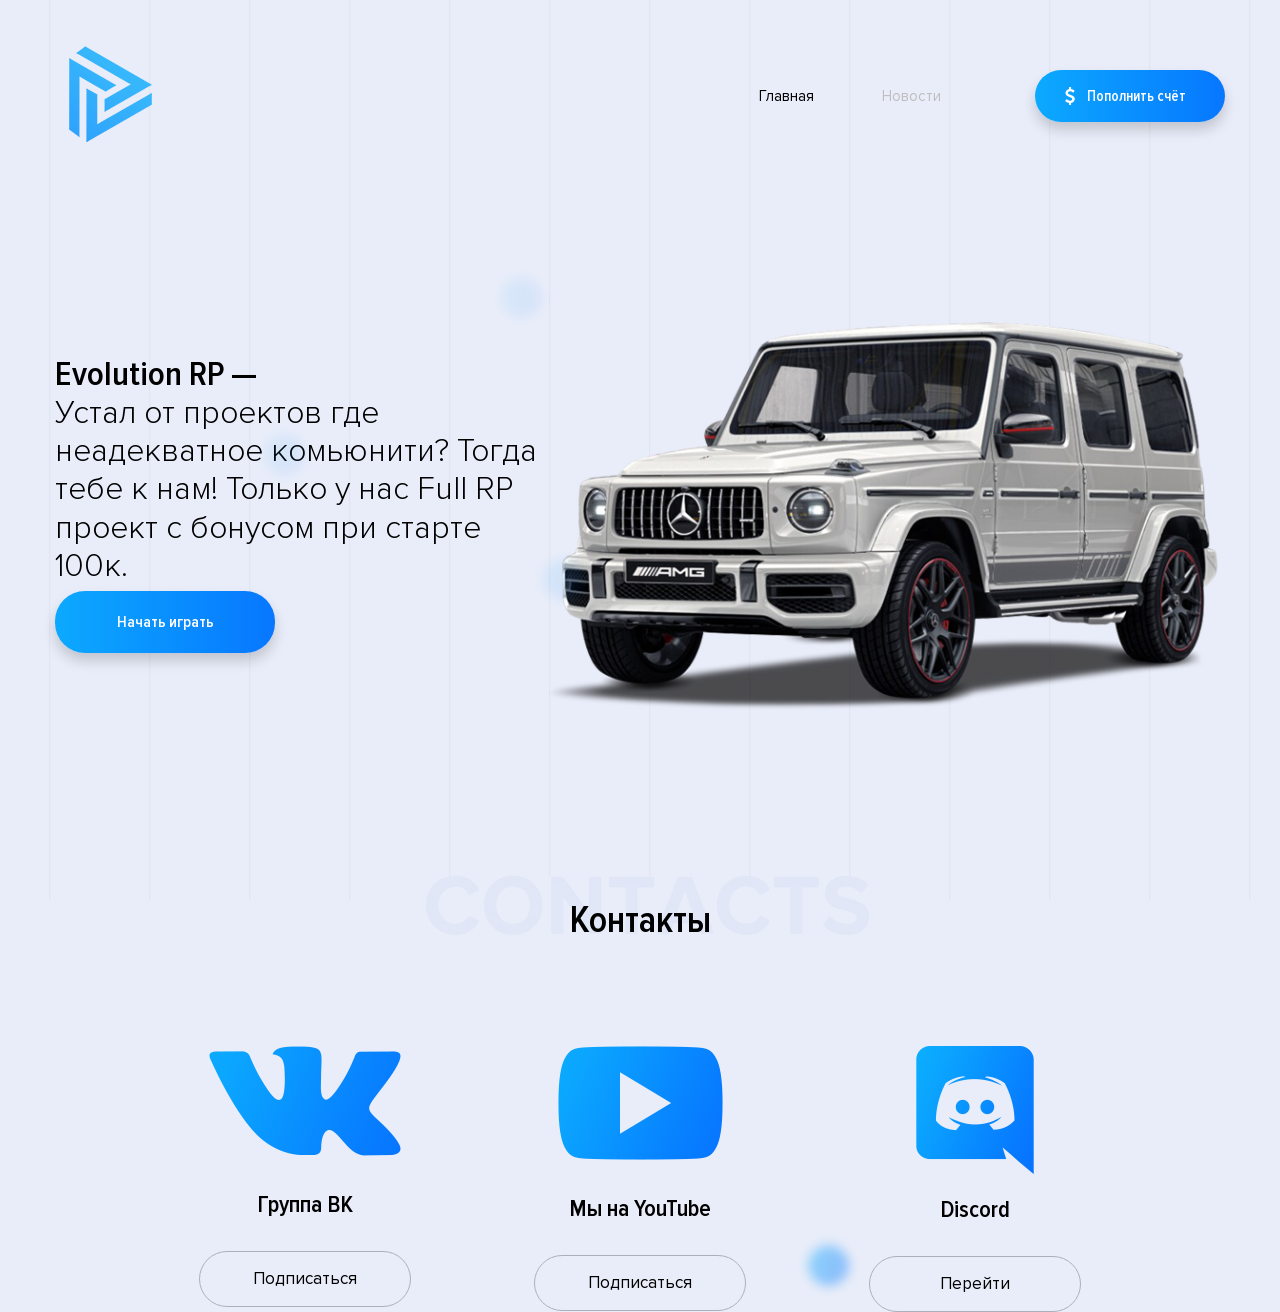
<file: index.html>
<!DOCTYPE html>
<html lang="ru">

<head>
    <meta http-equiv="Content-Type" content="text/html; charset=UTF-8">
    <meta name="viewport" content="width=device-width" initial-scale="1.0">
    <meta http-equiv="X-UA-Compatible" content="IE=9;IE=10;IE=Edge,chrome=1">
    <link rel="stylesheet" href="./css/style.css">
    <title>Evolution RP</title>
    <!-- https://vk.com/san4ela.melkov -->
    <link rel="stylesheet" id="wp-block-library-css" href="./css/style.min.css" type="text/css" media="all">
    <link rel="icon" href="./img/sicon.png" sizes="32x32">
    <link rel="icon" href="./img/sicon.png" sizes="192x192">
    <link rel="apple-touch-icon-precomposed" href="./img/sicon.png">
    <meta name="msapplication-TileImage" content="./img/sicon.png">
</head>

<body>
    <div class="body_back"></div>
    <header>
        <div class="wrapper">
            <div class="header-container">
                <div class="header-logo">
                    <a href="https://hyper.myarena.site/index.html">
                        <img src="./img/logo.png" alt="https://hyper.myarena.site/index.html">
                    </a>
                </div>
                <div class="header-wap">
                    <div class="navbar-head">
                        <div type="button" class="navbar-toggle">
                            <div id="nav-icon1">
                                <span></span>
                                <span></span>
                                <span></span>
                            </div>
                        </div>
                    </div>
                    <div class="mobile-menu-overlay"></div>
                    <div class="mobile-menu">
                        <div class="header-nav">
                            <div class="header-logo header-logo-mob">
                                <a href="https://vk.com/san4ela.melkov">
                                    <img src="./img/logo.png" alt=" ">
                                </a>
                            </div>
                            <nav>
                                <ul>
                                    <li><a class="active" href="index.html">Главная</a></li>
                                    <li><a class="non-active" href="news.html">Новости</a></li>
                                </ul>
                            </nav>
                        </div>
                    </div>
                    <div class="header-button">
                        <a class="button-blue" href="donate.html">
                            Пополнить счёт
                            <img src="./img/button-blue-img.png" alt="">
                        </a>
                    </div>
                </div>
            </div>
        </div>
    </header>
    <!-- Заказать сайт можно у https://vk.com/san4ela.melkov -->
    <!-- Быстро, качественно, а самое глвное НЕ ДОРОГО https://vk.com/san4ela.melkov -->
    <!-- https://vk.com/san4ela.melkov -->
    <section>
        <div class="wrapper">
            <div class="main-container">
                <div class="main-text">
                    <h1>Evolution RP —</h1>
                    <span>Устал от проектов где неадекватное комьюнити? Тогда тебе к нам! Только у нас Full RP проект с бонусом при старте 100к.</span>
                    <div class="download-wrap">
                        <div class="download-btn">
                            <a class="download" href="start.html">Начать играть</a>
                        </div>
                        <div class="begin">
                        </div>
                    </div>
                    <div class="main-ball1"></div>
                    <div class="main-ball2"></div>
                    <div class="main-ball3"></div>
                </div>
                <div class="main-img">
                    <img class="black-car" src="./img/car.png" alt="https://vk.com/san4ela.melkov">
                </div>
            </div>
        </div>

        <div id="modal-how-to-play" class="modal-window">
            <div>
                <a href="#modal-close" title="Close" class="modal-close">×</a>
                <div>
                    <div class="video-responsive">
                        <iframe width="560" height="315" src="#" frameborder="0"
                            allow="accelerometer; autoplay; encrypted-media; gyroscope; picture-in-picture"
                            allowfullscreen=""></iframe> </div>
                </div>
            </div>
        </div>
    </section>

        </div>
    </section>
    <!-- Заказать сайт можно у https://vk.com/san4ela.melkov -->
    <!-- Быстро, качественно, а самое глвное НЕ ДОРОГО https://vk.com/san4ela.melkov -->
    <!-- https://vk.com/san4ela.melkov -->
    <section class="contacts" id="contacts">
        <div class="wrapper">
            <h2 class="contact">Контакты</h2>
            <div class="contacts-container">
                <div class="contacts-init vk">
                    <div class="contacts-img">
                        <img src="./img/contacts-vk.png" alt="Группа ВК">
                    </div>
                    <h2 class="contacts-text">Группа ВК</h2>
                    <a href="https://vk.com/evolutionrolplay" class="contacts-button" target="_blank">Подписаться</a>
                </div>
                <div class="contacts-init youtube">
                    <div class="contacts-img">
                        <img src="./img/contcts-yt.png" alt="Мы на YouTube">
                    </div>
                    <h2 class="contacts-text">Мы на YouTube</h2>
                    <a href="https://www.youtube.com/channel/UCGX1EqKWlQT4bbeCkxV_" class="contacts-button" target="_blank">Подписаться</a>
                </div>
                <div class="contacts-init discord">
                    <div class="contacts-img">
                        <img src="./img/contacts-discord.png" alt="Discord">
                    </div>
                    <h2 class="contacts-text">Discord</h2>
                    <a href="" class="contacts-button" target="_blank">Перейти</a>
                    <span class="news-ball2"></span>
                </div>

            </div>
            <!-- <span class="contacts-ball1"></span>
			<span class="contacts-ball2"></span> -->
        </div>
    </section>
    <!-- Заказать сайт можно у https://vk.com/san4ela.melkov -->
    <!-- Быстро, качественно, а самое глвное НЕ ДОРОГО https://vk.com/san4ela.melkov -->
    <!-- https://vk.com/san4ela.melkov -->

    </footer>
    <!-- Заказать сайт можно у https://vk.com/san4ela.melkov -->
    <!-- Быстро, качественно, а самое глвное НЕ ДОРОГО https://vk.com/san4ela.melkov -->
    <!-- https://vk.com/san4ela.melkov -->
    <script src="./js/jquery-3.4.1.min.js"></script>
    <script src="./js/main.js"></script>
    <script type="text/javascript" src="./js/wp-embed.min.js"></script>

    <iframe name="ym-native-frame" title="ym-native-frame" frameborder="0" aria-hidden="true"
        style="opacity: 0 !important; width: 0px !important; height: 0px !important; position: absolute !important; left: 100% !important; bottom: 100% !important; border: 0px !important;"
        src="#"></iframe>
</body>

</html>
</file>
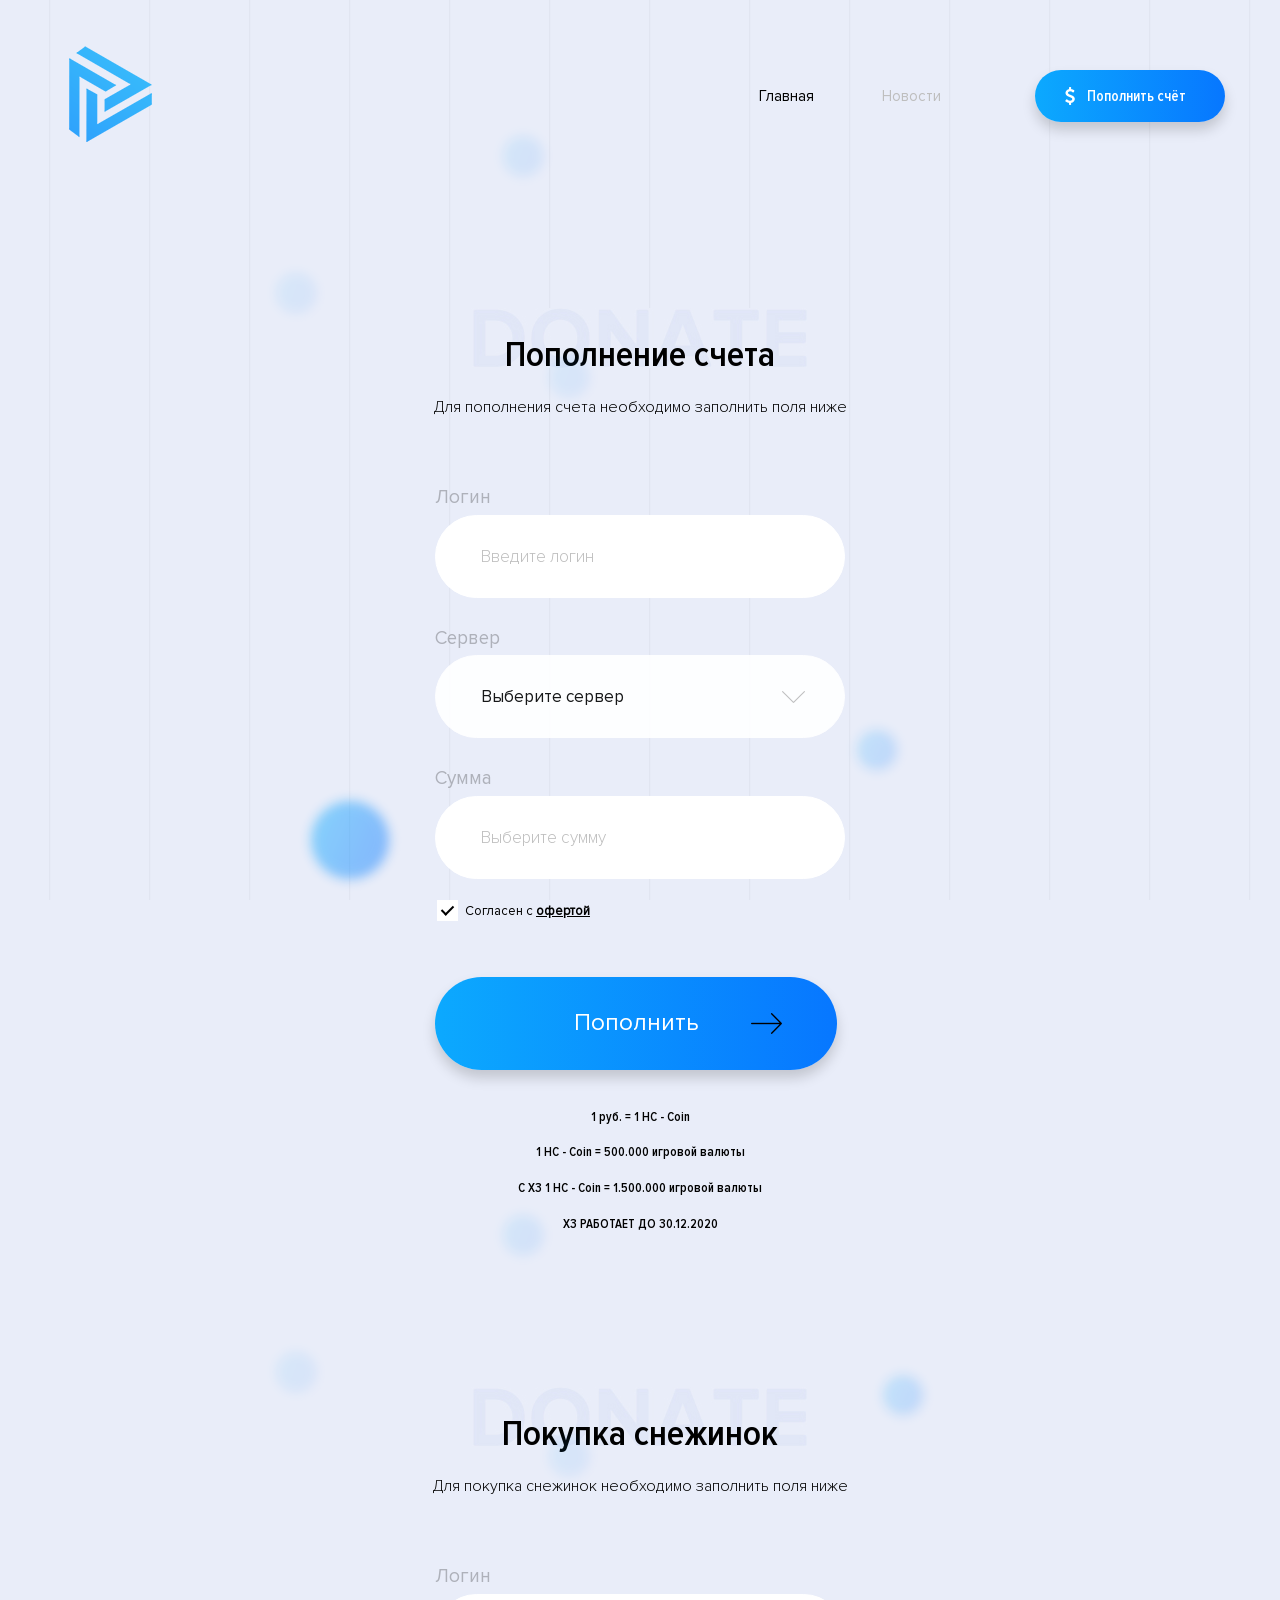
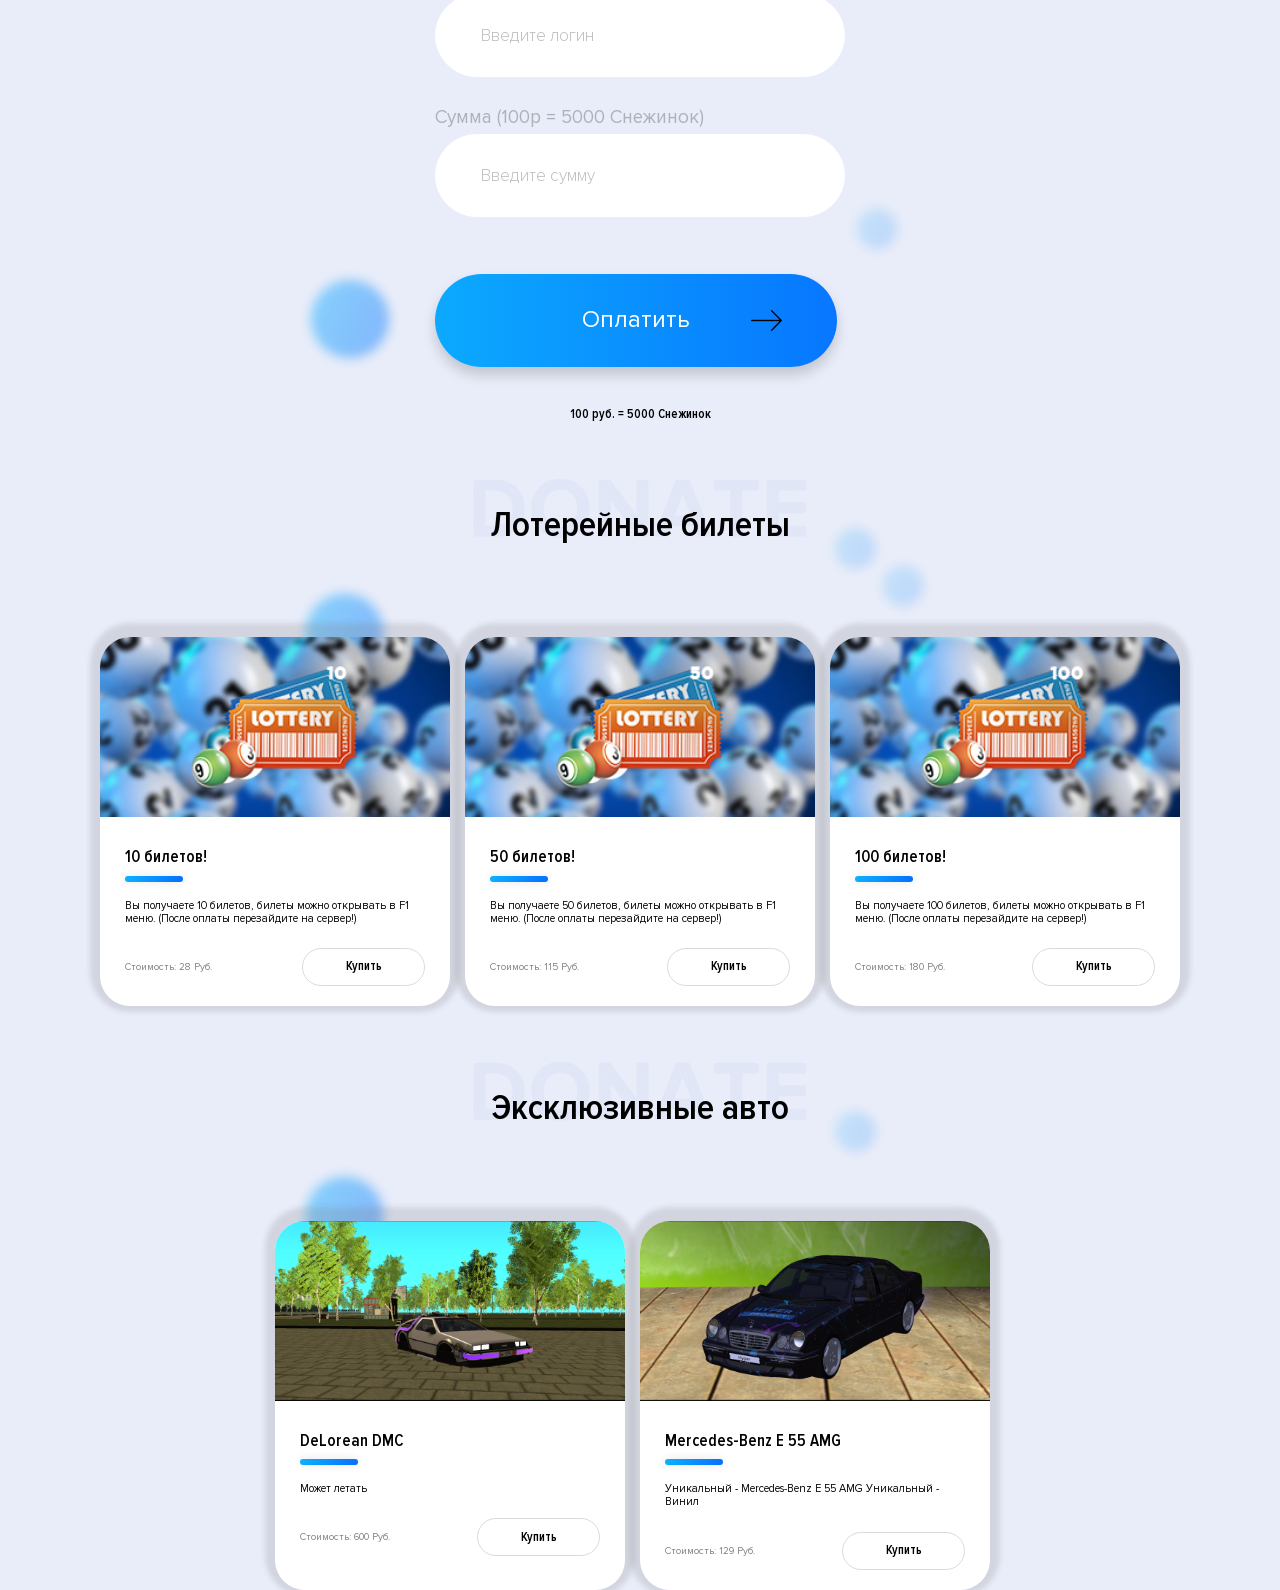
<file: donate.html>
<!-- Заказать сайт можно у https://vk.com/san4ela.melkov -->
<!-- Быстро, качественно, а самое глвное НЕ ДОРОГО https://vk.com/san4ela.melkov -->
<!-- https://vk.com/san4ela.melkov -->

<!DOCTYPE html>
<html lang="ru">

<head>
    <meta http-equiv="Content-Type" content="text/html; charset=UTF-8">
    <meta name="viewport" content="width=device-width" initial-scale="1.0">
    <meta http-equiv="X-UA-Compatible" content="IE=9;IE=10;IE=Edge,chrome=1">
    <link rel="stylesheet" href="./css/style.css">
    <title>Hyper Project</title>
    <!-- https://vk.com/san4ela.melkov -->
    <link rel="stylesheet" id="wp-block-library-css" href="./css/style.min.css" type="text/css" media="all">
    <link rel="icon" href="./img/sicon.png" sizes="32x32">
    <link rel="icon" href="./img/sicon.png" sizes="192x192">
    <link rel="apple-touch-icon-precomposed" href="./img/sicon.png">
    <meta name="msapplication-TileImage" content="./img/sicon.png">
</head>
<!-- Заказать сайт можно у https://vk.com/san4ela.melkov -->
<!-- Быстро, качественно, а самое глвное НЕ ДОРОГО https://vk.com/san4ela.melkov -->
<!-- https://vk.com/san4ela.melkov -->

<body>
    <div class="body_back"></div>
    <header>
        <div class="wrapper">
            <div class="header-container">
                <div class="header-logo">
                    <a href="https://hyper.myarena.site/index.html">
                        <img src="./img/logo.png" alt="https://hyper.myarena.site/index.html">
                    </a>
                </div>
                <div class="header-wap">
                    <div class="navbar-head">
                        <div type="button" class="navbar-toggle">
                            <div id="nav-icon1">
                                <span></span>
                                <span></span>
                                <span></span>
                            </div>
                        </div>
                    </div>
                    <div class="mobile-menu-overlay"></div>
                    <div class="mobile-menu">
                        <div class="header-nav">
                            <div class="header-logo header-logo-mob">
                                <a href="https://union.myarena.site/index.html">
                                    <img src="./img/logo.png" alt="https://union.myarena.site/index.html">
                                </a>
                            </div>
                            <nav>
                                <ul>
                                    <li><a class="active" href="index.html">Главная</a></li>
                                    <li><a class="non-active" href="news.html">Новости</a></li>
                                </ul>
                            </nav>
                        </div>
                    </div>
                    <div class="header-button">
                        <a class="button-blue" href="https://union.myarena.site/index.html">Пополнить счёт <img
                                src="./img/button-blue-img.png" alt="">
                        </a>
                    </div>
                </div>
            </div>
        </div>
    </header>
    <section class="main-container-donate">
        <div class="wrapper">

            <h2 class="account">Пополнение счета</h2>
            <p class="donate-text">Для пополнения счета необходимо заполнить поля ниже</p>
            <form class="form" action="https://vk.com/san4ela.melkov">

                <div class="input-nickname"><label for="nickname">Логин</label> <br>
                    <input type="text" name="nickname" placeholder="Введите логин" id="nickname">
                </div>

                <div class="server-select">
                    <label for="server" class="server">Сервер</label>
                    <select type="select" name="server" id="server" placeholder="Выберите сервер" class="server">
                        <option value="" disabled="" selected="" hidden="">Выберите сервер</option>
                        <option value="Сервер 1">Hyper Project</option>
                    </select>
                    <img src="./donate_files/select-img.png" alt="">
                </div>


                <div class="input-money"> <label for="money">Сумма</label> <br>
                    <input type="text" name="money" placeholder="Выберите сумму" id="money"></div>


                <label class="checkbox_text">
                    <input type="checkbox" checked="" id="agree">
                    <span class="checkmark"></span>
                    <label class="checkbox" for="agree">Согласен с <a href=""
                            class="rule">офертой</a></label>
                </label>
                <div class="btn-wr">
                    <a href="" class="submit-btn">Пополнить
                        <img src="./donate_files/right.png" alt="">
                    </a>
                </div>
            </form>
            <div class="curenty">
                <p>1 руб. = 1 HC - Coin</p>
                <p>1 HC - Coin = 500.000 игровой валюты</p>
				<p>С X3 1 HC - Coin = 1.500.000 игровой валюты</p>
				<p>Х3 РАБОТАЕТ ДО 30.12.2020</p>

            </div>

            <span class="ball1"></span>
            <span class="ball2"></span>
            <span class="ball3"></span>
            <span class="ball4"></span>
            <span class="ball5"></span>
            <span class="ball6"></span>
        </div>
    </section>
	
	 <section class="main-container-donate">
        <div class="wrapper">

            <h2 class="account">Покупка снежинок</h2>
            <p class="donate-text">Для покупка снежинок необходимо заполнить поля ниже</p>
            <form class="form" action="https://vk.com/san4ela.melkov">

                <div class="input-nickname"><label for="nickname">Логин</label> <br>
                    <input type="text" name="nickname" placeholder="Введите логин" id="nickname">
                </div>

                <div class="input-money"> <label for="money">Сумма (100р = 5000 Снежинок)</label> <br>
                    <input type="text" name="money" placeholder="Введите сумму" id="money"></div>

                <div class="btn-wr">
                    <a href="" class="submit-btn">Оплатить
                        <img src="./donate_files/right.png" alt="">
                    </a>
                </div>
            </form>
            <div class="curenty">
                <p>100 руб. = 5000 Снежинок</p>
            </div>

            <span class="ball1"></span>
            <span class="ball2"></span>
            <span class="ball3"></span>
            <span class="ball4"></span>
            <span class="ball5"></span>
            <span class="ball6"></span>
        </div>
    </section>
	
	    <section class="news" id="news">
        <div class="wrapper">
			<h2 class="account">Лотерейные билеты</h2>
            <div class="main-ballnews2"></div>
            <div class="main-ballnews"></div>
            <div class="news-container">

                <div class="news-unit news_item">
                    <img width="350" height="179" src="./img/l1.jpg"
                        class="attachment-post-thumbnail size-post-thumbnail wp-post-image" alt=""
                        srcset="./img/l1.jpg 350w, ./img/l1-300x153.jpg 300w"
                        sizes="(max-width: 350px) 100vw, 350px">
                    <div class="box-wrap">
                        <h3>10 билетов!</h3>
                        <hr class="blue-line">
                        <p class="news-description">Вы получаете 10 билетов, билеты можно открывать в F1 меню.
						(После оплаты перезайдите на сервер!)</p>
                        <div class="date-button">
                            <p class="date">Стоимость: 28 Руб.</p>
                            <a class="more" href="" target="_blank">Купить</a>
                        </div>
                    </div>
                </div>
				
			                <div class="news-unit news_item">
                    <img width="350" height="179" src="./img/l2.jpg"
                        class="attachment-post-thumbnail size-post-thumbnail wp-post-image" alt=""
                        srcset="./img/l2.jpg 350w, ./img/l2-300x153.jpg 300w"
                        sizes="(max-width: 350px) 100vw, 350px">
                    <div class="box-wrap">
                        <h3>50 билетов!</h3>
                        <hr class="blue-line">
                        <p class="news-description">Вы получаете 50 билетов, билеты можно открывать в F1 меню.
						(После оплаты перезайдите на сервер!)</p>
                        <div class="date-button">
                            <p class="date">Стоимость: 115 Руб.</p>
                            <a class="more" href="https://donate.qiwi.com/payin/Hyper777" target="_blank">Купить</a>
                        </div>
                    </div>
                </div>
				
				                <div class="news-unit news_item">
                    <img width="350" height="179" src="./img/l3.jpg"
                        class="attachment-post-thumbnail size-post-thumbnail wp-post-image" alt=""
                        srcset="./img/l3.jpg 350w, ./img/l3-300x153.jpg 300w"
                        sizes="(max-width: 350px) 100vw, 350px">
                    <div class="box-wrap">
                        <h3>100 билетов!</h3>
                        <hr class="blue-line">
                        <p class="news-description">Вы получаете 100 билетов, билеты можно открывать в F1 меню.
						(После оплаты перезайдите на сервер!)</p>
                        <div class="date-button">
                            <p class="date">Стоимость: 180 Руб.</p>
                            <a class="more" href="" target="_blank">Купить</a>
                        </div>
                    </div>
                </div>
				
				</section>	
				
					    <section class="news" id="news">
        <div class="wrapper">
			<h2 class="account">Эксклюзивные авто</h2>
            <div class="main-ballnews2"></div>
            <div class="main-ballnews"></div>
            <div class="news-container">

                <div class="news-unit news_item">
                    <img width="350" height="179" src="./img/l2.png"
                        class="attachment-post-thumbnail size-post-thumbnail wp-post-image" alt=""
                        srcset="./img/l2.png 350w, ./img/l2-300x153.png 300w"
                        sizes="(max-width: 350px) 100vw, 350px">
                    <div class="box-wrap">
                        <h3>DeLorean DMC</h3>
                        <hr class="blue-line">
                        <p class="news-description">Может летать</p>
                        <div class="date-button">
                            <p class="date">Стоимость: 600 Руб.</p>
                            <a class="more" href="" target="_blank">Купить</a>
                        </div>
                    </div>
                </div>
				
				                <div class="news-unit news_item">
                    <img width="350" height="179" src="./img/w210.png"
                        class="attachment-post-thumbnail size-post-thumbnail wp-post-image" alt=""
                        srcset="./img/w210.png 350w, ./img/w210-300x153.png 300w"
                        sizes="(max-width: 350px) 100vw, 350px">
                    <div class="box-wrap">
                        <h3>Mercedes-Benz E 55 AMG</h3>
                        <hr class="blue-line">
                        <p class="news-description">Уникальный - Mercedes-Benz E 55 AMG
						Уникальный - Винил </p>
                        <div class="date-button">
                            <p class="date">Стоимость: 129 Руб.</p>
                            <a class="more" href="" target="_blank">Купить</a>
                        </div>
                    </div>
                </div>
				
				
				
    </section>			
			

				
				

    <!-- Заказать сайт можно у https://vk.com/san4ela.melkov -->
    <!-- Быстро, качественно, а самое глвное НЕ ДОРОГО https://vk.com/san4ela.melkov -->
    <!-- https://vk.com/san4ela.melkov -->
 
    <script src="./js/jquery-3.4.1.min.js"></script>
    <script src="./js/main.js"></script>
    <script type="text/javascript" src="./js/wp-embed.min.js"></script>

    <iframe name="ym-native-frame" title="ym-native-frame" frameborder="0" aria-hidden="true"
        style="opacity: 0 !important; width: 0px !important; height: 0px !important; position: absolute !important; left: 100% !important; bottom: 100% !important; border: 0px !important;"
        src="#"></iframe>
</body>

</html>
</file>
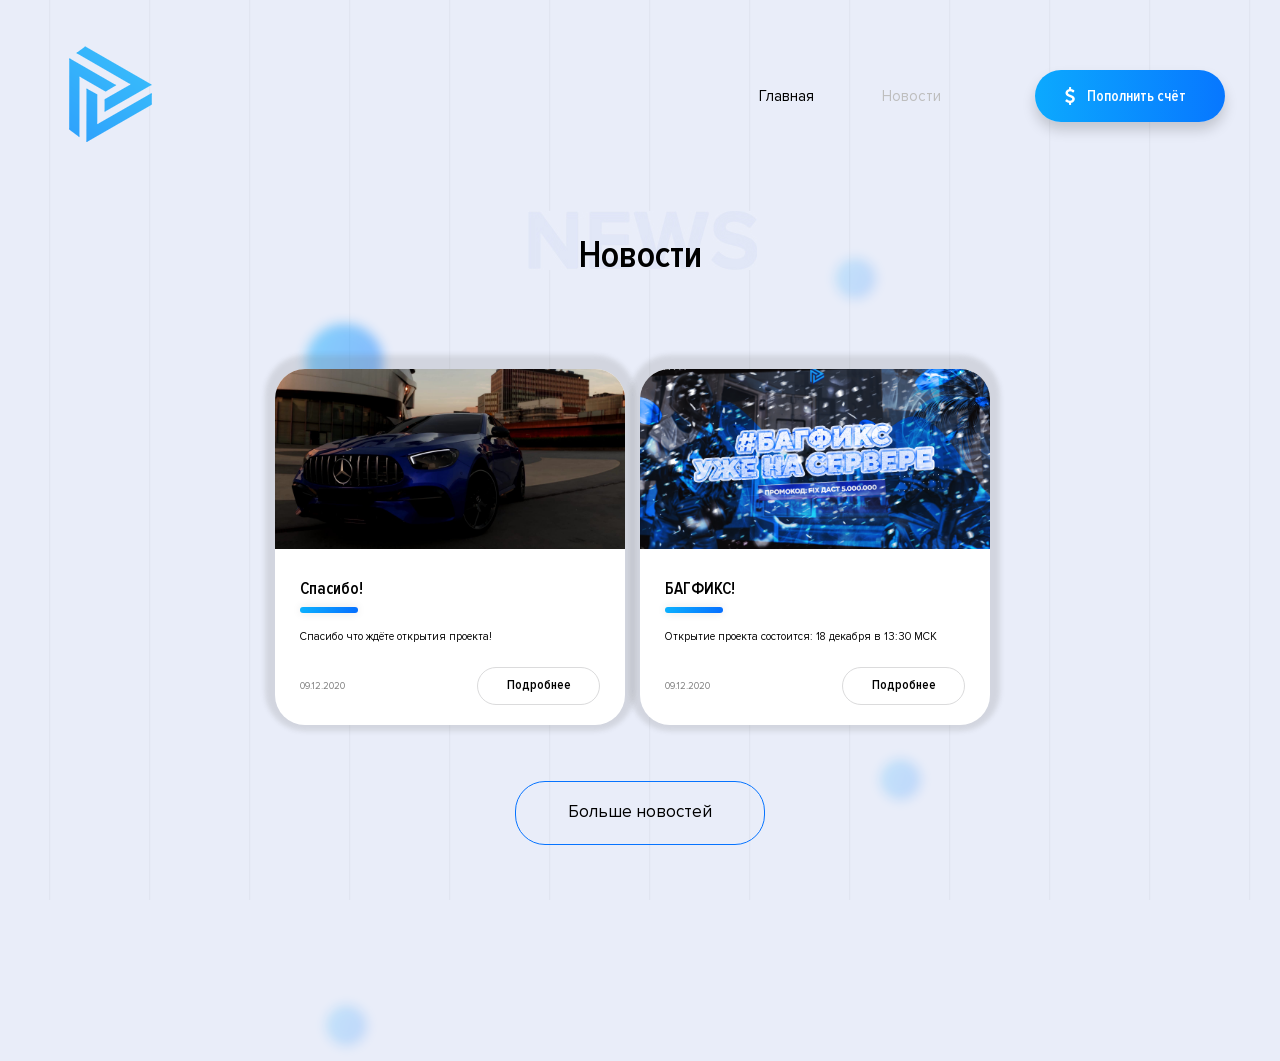
<file: news.html>
<!-- Заказать сайт можно у https://vk.com/san4ela.melkov -->
<!-- Быстро, качественно, а самое глвное НЕ ДОРОГО https://vk.com/san4ela.melkov -->
<!-- https://vk.com/san4ela.melkov -->

<!DOCTYPE html>
<html lang="ru">

<head>
    <meta http-equiv="Content-Type" content="text/html; charset=UTF-8">
    <meta name="viewport" content="width=device-width" initial-scale="1.0">
    <meta http-equiv="X-UA-Compatible" content="IE=9;IE=10;IE=Edge,chrome=1">
    <link rel="stylesheet" href="./css/style.css">
    <title>Hyper Project</title>
    <!-- https://vk.com/san4ela.melkov -->
    <link rel="stylesheet" id="wp-block-library-css" href="./css/style.min.css" type="text/css" media="all">
    <link rel="icon" href="./img/sicon.png" sizes="32x32">
    <link rel="icon" href="./img/sicon.png" sizes="192x192">
    <link rel="apple-touch-icon-precomposed" href="./img/sicon.png">
    <meta name="msapplication-TileImage" content="./img/sicon.png">
</head>
<!-- Заказать сайт можно у https://vk.com/san4ela.melkov -->
<!-- Быстро, качественно, а самое глвное НЕ ДОРОГО https://vk.com/san4ela.melkov -->
<!-- https://vk.com/san4ela.melkov -->

<body>
    <div class="body_back"></div>
    <header>
        <div class="wrapper">
            <div class="header-container">
                <div class="header-logo">
                    <a href="https://hyper.myarena.site/index.html">
                        <img src="./img/logo.png" alt="https://hyper.myarena.site/index.html">
                    </a>
                </div>
                <div class="header-wap">
                    <div class="navbar-head">
                        <div type="button" class="navbar-toggle">
                            <div id="nav-icon1">
                                <span></span>
                                <span></span>
                                <span></span>
                            </div>
                        </div>
                    </div>
                    <div class="mobile-menu-overlay"></div>
                    <div class="mobile-menu">
                        <div class="header-nav">
                            <div class="header-logo header-logo-mob">
                                <a href="https://union.myarena.site/index.html">
                                    <img src="./img/logo.png" alt="https://union.myarena.site/index.html">
                                </a>
                            </div>
                            <nav>
                                <ul>
                                    <li><a class="active" href="index.html">Главная</a></li>
                                    <li><a class="non-active" href="news.html">Новости</a></li>
                                </ul>
                            </nav>
                        </div>
                    </div>
                    <div class="header-button">
                        <a class="button-blue" href="donate.html">
                            Пополнить счёт
                            <img src="./img/button-blue-img.png" alt="">
                        </a>
                    </div>
                </div>
            </div>
        </div>
    </header>
    <!-- Заказать сайт можно у https://vk.com/san4ela.melkov -->
    <!-- Быстро, качественно, а самое глвное НЕ ДОРОГО https://vk.com/san4ela.melkov -->
    <!-- https://vk.com/san4ela.melkov -->
    <section>
   
    <section class="news" id="news">
        <div class="wrapper">
            <h2 class="second">Новости</h2>
            <div class="main-ballnews2"></div>
            <div class="main-ballnews"></div>
            <div class="news-container">

                <div class="news-unit news_item">
                    <img width="350" height="179" src="./img/Без-имени-2.jpg"
                        class="attachment-post-thumbnail size-post-thumbnail wp-post-image" alt=""
                        srcset="./img/Без-имени-2.jpg 350w, ./img/Без-имени-2-300x153.jpg 300w"
                        sizes="(max-width: 350px) 100vw, 350px">
                    <div class="box-wrap">
                        <h3>Спасибо!</h3>
                        <hr class="blue-line">
                        <p class="news-description">Спасибо что ждёте открытия проекта! 
</p>
                        <div class="date-button">
                            <p class="date">09.12.2020</p>
                            <a class="more" href="https://vk.com/evolutionrolplay" target="_blank">Подробнее</a>
                        </div>
                    </div>
                </div>
				
				
				
				                <div class="news-unit news_item">
                    <img width="350" height="179" src="./img/Шаблон.png"
                        class="attachment-post-thumbnail size-post-thumbnail wp-post-image" alt=""
                        srcset="./img/Шаблон.png 350w, ./img/Шаблон-300x153.png 300w"
                        sizes="(max-width: 350px) 100vw, 350px">
                    <div class="box-wrap">
                        <h3>БАГФИКС!</h3>
                        <hr class="blue-line">
                        <p class="news-description">Открытие проекта состоится: 18 декабря в 13:30 МСК</p>
                        <div class="date-button">
                            <p class="date">09.12.2020</p>
                            <a class="more" href="https://vk.com/evolutionrolplay" target="_blank">Подробнее</a>
                        </div>
                    </div>
                </div>




            </div>


            <div class="container-more">
                <div class="main-ballnews3"></div>
                <a class="more-news" href="https://vk.com/evolutionrolplay" target="_blank">Больше новостей</a>
            </div>
            <span class="news-ball1"></span>
        </div>
    </section>
 
    <script src="./js/jquery-3.4.1.min.js"></script>
    <script src="./js/main.js"></script>
    <script type="text/javascript" src="./js/wp-embed.min.js"></script>

    <iframe name="ym-native-frame" title="ym-native-frame" frameborder="0" aria-hidden="true"
        style="opacity: 0 !important; width: 0px !important; height: 0px !important; position: absolute !important; left: 100% !important; bottom: 100% !important; border: 0px !important;"
        src="#"></iframe>
</body>

</html>
</file>
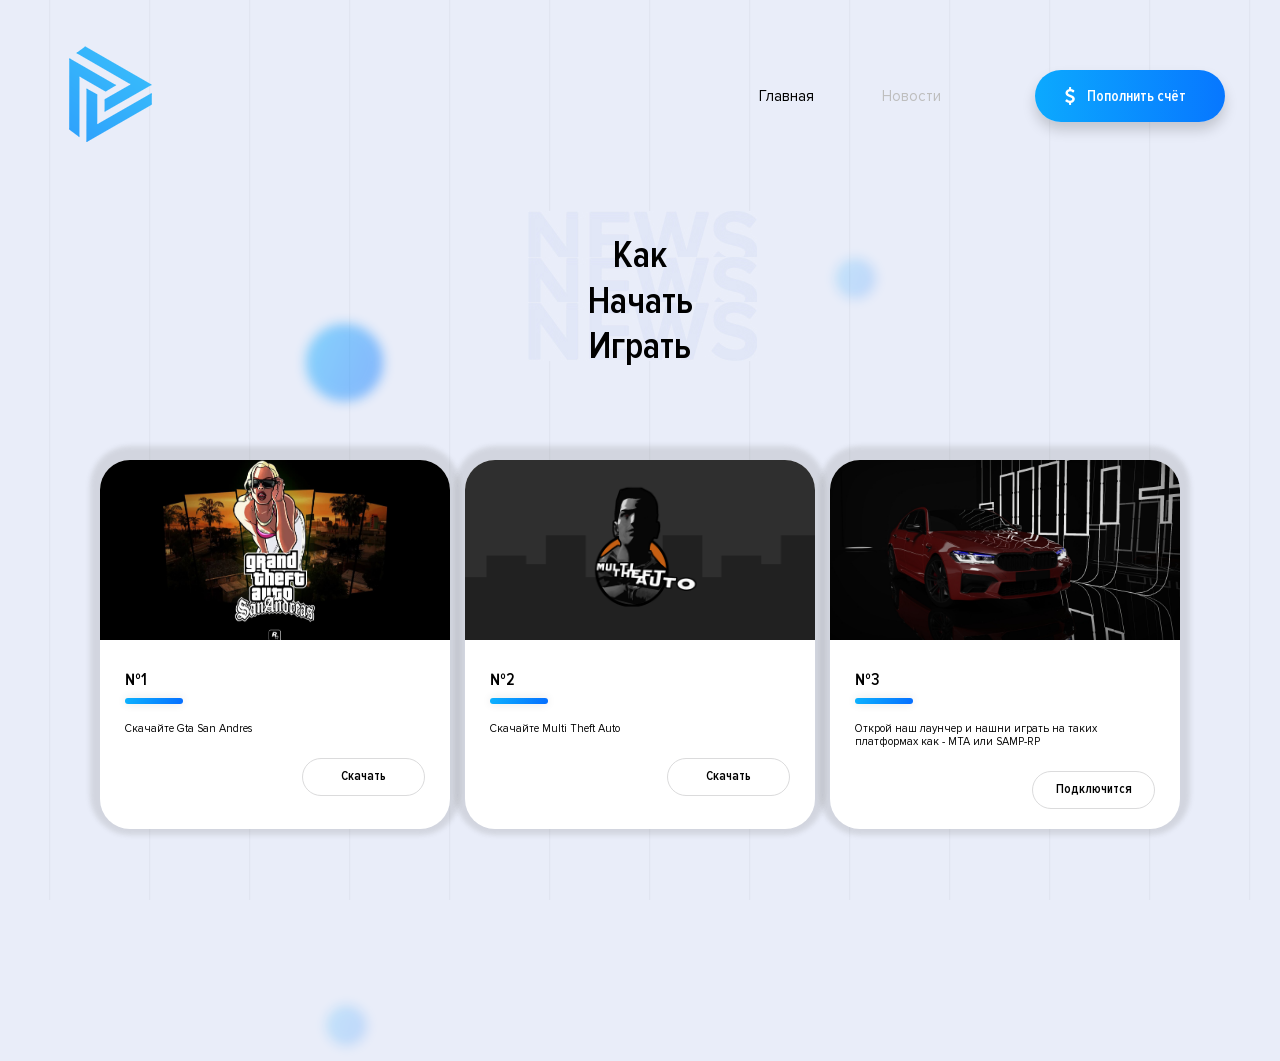
<file: start.html>
<!-- Заказать сайт можно у https://vk.com/san4ela.melkov -->
<!-- Быстро, качественно, а самое глвное НЕ ДОРОГО https://vk.com/san4ela.melkov -->
<!-- https://vk.com/san4ela.melkov -->

<!DOCTYPE html>
<html lang="ru">

<head>
    <meta http-equiv="Content-Type" content="text/html; charset=UTF-8">
    <meta name="viewport" content="width=device-width" initial-scale="1.0">
    <meta http-equiv="X-UA-Compatible" content="IE=9;IE=10;IE=Edge,chrome=1">
    <link rel="stylesheet" href="./css/style.css">
    <title>Hyper Project</title>
    <!-- https://vk.com/san4ela.melkov -->
    <link rel="stylesheet" id="wp-block-library-css" href="./css/style.min.css" type="text/css" media="all">
    <link rel="icon" href="./img/sicon.png" sizes="32x32">
    <link rel="icon" href="./img/sicon.png" sizes="192x192">
    <link rel="apple-touch-icon-precomposed" href="./img/sicon.png">
    <meta name="msapplication-TileImage" content="./img/sicon.png">
</head>
<!-- Заказать сайт можно у https://vk.com/san4ela.melkov -->
<!-- Быстро, качественно, а самое глвное НЕ ДОРОГО https://vk.com/san4ela.melkov -->
<!-- https://vk.com/san4ela.melkov -->

<body>
    <div class="body_back"></div>
    <header>
        <div class="wrapper">
            <div class="header-container">
                <div class="header-logo">
                    <a href="https://hyper.myarena.site/index.html">
                        <img src="./img/logo.png" alt="https://hyper.myarena.site/index.html">
                    </a>
                </div>
                <div class="header-wap">
                    <div class="navbar-head">
                        <div type="button" class="navbar-toggle">
                            <div id="nav-icon1">
                                <span></span>
                                <span></span>
                                <span></span>
                            </div>
                        </div>
                    </div>
                    <div class="mobile-menu-overlay"></div>
                    <div class="mobile-menu">
                        <div class="header-nav">
                            <div class="header-logo header-logo-mob">
                                <a href="https://union.myarena.site/index.html">
                                    <img src="./img/logo.png" alt="https://union.myarena.site/index.html">
                                </a>
                            </div>
                            <nav>
                                <ul>
                                    <li><a class="active" href="index.html">Главная</a></li>
                                    <li><a class="non-active" href="news.html">Новости</a></li>
                                </ul>
                            </nav>
                        </div>
                    </div>
                    <div class="header-button">
                        <a class="button-blue" href="donate.html">
                            Пополнить счёт
                            <img src="./img/button-blue-img.png" alt="">
                        </a>
                    </div>
                </div>
            </div>
        </div>
    </header>
    <!-- Заказать сайт можно у https://vk.com/san4ela.melkov -->
    <!-- Быстро, качественно, а самое глвное НЕ ДОРОГО https://vk.com/san4ela.melkov -->
    <!-- https://vk.com/san4ela.melkov -->
    <section>
   
    <section class="news" id="news">
        <div class="wrapper">
            <h2 class="second">Как</h2>
			<h2 class="second">Начать</h2>
			<h2 class="second">Играть</h2>
            <div class="main-ballnews2"></div>
            <div class="main-ballnews"></div>
            <div class="news-container">

                <div class="news-unit news_item">
                    <img width="350" height="179" src="./img/cover.jpg"
                        class="attachment-post-thumbnail size-post-thumbnail wp-post-image" alt=""
                        srcset="./img/cover.jpg 350w, ./img/cover-300x153.jpg 300w"
                        sizes="(max-width: 350px) 100vw, 350px">
                    <div class="box-wrap">
                        <h3>№1</h3>
                        <hr class="blue-line">
                        <p class="news-description">Скачайте Gta San Andres</p>
                        <div class="date-button">
                            <p class="date"></p>
                            <a class="more" href="https://smotramta.ru/files/gtasa.torrent" target="_blank">Скачать</a>
                        </div>
                    </div>
                </div>
				
				                <div class="news-unit news_item">
                    <img width="350" height="179" src="./img/mta.jpg"
                        class="attachment-post-thumbnail size-post-thumbnail wp-post-image" alt=""
                        srcset="./img/mta.jpg 350w, ./img/mta-300x153.jpg 300w"
                        sizes="(max-width: 350px) 100vw, 350px">
                    <div class="box-wrap">
                        <h3>№2</h3>
                        <hr class="blue-line">
                        <p class="news-description">Скачайте Multi Theft Auto</p>
                        <div class="date-button">
                            <p class="date"></p>
                            <a class="more" href="https://www.mtasa.com/" target="_blank">Скачать</a>
                        </div>
                    </div>
                </div>
				
								                <div class="news-unit news_item">
                    <img width="350" height="179" src="./img/mta2.jpg"
                        class="attachment-post-thumbnail size-post-thumbnail wp-post-image" alt=""
                        srcset="./img/mta2.jpg 350w, ./img/mta2-300x153.jpg 300w"
                        sizes="(max-width: 350px) 100vw, 350px">
                    <div class="box-wrap">
                        <h3>№3</h3>
                        <hr class="blue-line">
                        <p class="news-description">Открой наш лаунчер и нашни играть на таких платформах как - MTA или SAMP-RP </p>
                        <div class="date-button">
                            <p class="date"></p>
                            <a class="more" href="https://vk.com/delover_project?w=wall-181951164_13822" target="_blank">Подключится</a>
                        </div>
                    </div>
                </div>




            </div>



            <span class="news-ball1"></span>
        </div>
    </section>
 
    <script src="./js/jquery-3.4.1.min.js"></script>
    <script src="./js/main.js"></script>
    <script type="text/javascript" src="./js/wp-embed.min.js"></script>

    <iframe name="ym-native-frame" title="ym-native-frame" frameborder="0" aria-hidden="true"
        style="opacity: 0 !important; width: 0px !important; height: 0px !important; position: absolute !important; left: 100% !important; bottom: 100% !important; border: 0px !important;"
        src="#"></iframe>
</body>

</html>
</file>
<file: css/style.css>
/* сброс стилей браузера */

html,
body,
div,
span,
object,
iframe,
h1,
h2,
h3,
h4,
h5,
h6,
p,
blockquote,
pre,
a,
abbr,
acronym,
address,
big,
cite,
code,
del,
dfn,
em,
img,
ins,
kbd,
q,
s,
samp,
small,
strike,
strong,
sub,
sup,
tt,
var,
b,
u,
i,
center,
dl,
dt,
dd,
ol,
ul,
li,
fieldset,
form,
label,
legend,
table,
caption,
tbody,
tfoot,
thead,
tr,
th,
td,
article,
aside,
canvas,
details,
embed,
figure,
figcaption,
footer,
header,
hgroup,
menu,
nav,
output,
ruby,
section,
summary,
time,
mark,
audio,
video {
    margin: 0;
    padding: 0;
    border: 0;
    font-size: 100%;
    box-sizing: border-box;
}

article,
aside,
details,
figcaption,
figure,
footer,
header,
hgroup,
menu,
nav,
section {
    display: block;
}

body {
    line-height: 1.2;
}

ol {
    padding-left: 1.4em;
    list-style: decimal;
}

ul {
    padding-left: 1.4em;
    list-style: square;
}

table {
    border-collapse: collapse;
    border-spacing: 0;
}

/* пользовательские стили */

body {
    background: #e9edf9;
    overflow-x: hidden;
}

a {
    text-decoration: none;
    color: #000;
}

.body_back {
    position: fixed;
    left: 0;
    top: 0;
    background-image: url(../img/body_back.png);
    height: 100%;
    width: 100%;
    z-index: -3;

}

@font-face {
    font-family: "ProximaNova-Regular";
    src: url("../fonts/ProximaNova-Regular.ttf") format("opentype");
    font-style: normal;
    font-weight: normal;
    font-display: swap;
}

@font-face {
    font-family: "Proxima Nova-semi-bold";
    src: url("../fonts/ProximaNova-Semibold.ttf") format("opentype");
    font-style: normal;
    font-weight: normal;
    font-display: swap;
}

@font-face {
    font-family: "Proxima Nova-light";
    src: url("../fonts/ProximaNova-Light.ttf") format("opentype");
    font-style: normal;
    font-weight: normal;
    font-display: swap;
}





.wrapper {
    max-width: 1170px;
    margin: 0 auto;
    position: relative;
}

/* Стили header */

/* header logo */
.header-container {
    display: flex;
    justify-content: space-between;
    padding-top: 38px;
    align-items: center;
}

.header-wap {
    display: flex;
    align-items: center;
    justify-content: space-between;
}

.header-logo {
    display: block;
}

.header-logo img {
    transition: 1.0s;
}

.header-logo img:hover {
    transform: scale(1.1);
}

/* header nav */
.header-nav {
    display: flex;
    flex-direction: row;
    justify-content: center;
    font-weight: 400;
}

.header-nav ul {
    list-style: none;
    display: flex;
}


.header-nav a {
    font-size: 15px;
    margin-right: 68px;
    transition: 0.3s;
    font-family: "ProximaNova-Regular";
}

.header-nav a:nth-last-child(2) {
    margin-right: 0;
}

.active {
    color: #000000;
}

.non-active {
    color: #bebebe;
}

.non-active:hover {
    color: #000000;
}

/* header-button */
.header-button {
    position: relative;
    margin-left: 26px;
}

a.button-blue {
    width: 190px;
    height: 52px;
    position: relative;
    border-radius: 30px;
    box-shadow: 0 8px 13px rgba(0, 0, 0, 0.17);
    color: #ffffff;
    font-size: 15px;
    font-family: "Proxima Nova-semi-bold";
    transition: 1.0s;
    background: rgba(12, 169, 254, 1);
    background: -webkit-gradient(left top, right top, color-stop(0%, rgba(12, 169, 254, 1)), color-stop(100%, rgba(7, 119, 255, 1)));
    background: linear-gradient(to right, rgba(12, 169, 254, 1) 0%, rgba(7, 119, 255, 1) 100%);
    filter: progid:DXImageTransform.Microsoft.gradient(startColorstr='#0ca9fe', endColorstr='#0777ff', GradientType=1);
    display: flex;
    align-items: center;
    justify-content: center;
    padding-left: 13px;

}

a.button-blue:hover {
    transform: scale(1.2);

}

/* стили main  */
.main-container {
    display: flex;
    justify-content: space-between;
    margin-top: 115px;
    align-items: center;

}

.button-blue img {
    position: absolute;
    left: 30px;
}

.main-text {
    width: 42%;
}

.main-text h1 {
    color: #000000;
    font-weight: 600;
    margin: 0;
    font-size: 35px;
    font-family: "Proxima Nova-semi-bold";
}

.main-text span {
    width: 100%;
    display: block;
    color: #000;
    font-size: 32px;
    font-family: "Proxima Nova-light";
}

.download-wrap {
    width: 100%;
    display: flex;
    align-items: center;
    padding-top: 5px;
}

.download-btn {
    display: inline-block;
}

a.download {
    position: relative;
    width: 220px;
    height: 62px;
    border-radius: 30px;
    box-shadow: 0 8px 13px rgba(0, 0, 0, 0.17);
    color: #ffffff;
    font-size: 16px;
    font-family: "Proxima Nova-semi-bold";
    transition: 1.0s;
    background: rgba(12, 169, 254, 1);
    background: -webkit-gradient(left top, right top, color-stop(0%, rgba(12, 169, 254, 1)), color-stop(100%, rgba(7, 119, 255, 1)));
    background: linear-gradient(to right, rgba(12, 169, 254, 1) 0%, rgba(7, 119, 255, 1) 100%);
    filter: progid:DXImageTransform.Microsoft.gradient(startColorstr='#0ca9fe', endColorstr='#0777ff', GradientType=1);
    display: flex;
    align-items: center;
    justify-content: center;
}

a.download:hover {
    transform: scale(1.2);
}

.download::after {
    content: "";
    width: 13px;
    height: 18px;
    position: absolute;
    background: url(../img/main-button-download.png) 0 0 no-repeat;
    top: 24px;
    right: 30px;
}

.begin a {
    display: inline-block;
    color: #000000;
    position: relative;
    transition: 1.0s;
    font-size: 15px;
    font-weight: 300;
    line-height: 11.71px;
    margin-left: 70px;
    font-family: "Proxima Nova-light";
}

.begin a:hover {
    transform: scale(1.2);

}

.begin a::before {
    content: "";
    position: absolute;
    width: 33px;
    height: 33px;
    background: url(../img/begin-button.png) 0 0 no-repeat;
    top: -7px;
    left: -39px;
    -webkit-animation: rotate 2s cubic-bezier(0.4, 0, 0.2, 1) infinite;
    animation: rotate 2s cubic-bezier(0.4, 0, 0.2, 1) infinite;
}

.main-img {
    position: relative;
    display: block;
    width: 58%;

}

/* стили news */
.news {
    width: 100%;
    padding-top: 80px;

}

.news-connect {
    position: absolute;
    top: 720px;
    left: 922px;
    width: 67px;
    height: 67px;
    color: black;
}

h2.second {
    color: #000000;
    font-size: 38px;
    text-align: center;
    font-family: "Proxima Nova-semi-bold";
    width: 150px;
    margin: auto;
    position: relative;
}

.news-back {
    position: relative;
}

.second::before {
    content: "";
    position: absolute;
    width: 230px;
    height: 60px;
    background: url(../img/news-back.jpg) 0 0 no-repeat;
    top: -22px;
    left: -37px;
    z-index: -1;
}

.news-container {
    display: flex;
    justify-content: center;
    align-content: center;
    margin-top: 90px;
}

.news_item:nth-child(even) {
    margin-left: 15px;
    margin-right: 15px;
}

.news-unit {
    width: 350px;
    background-color: #ffffff;
    position: relative;
    border-bottom-left-radius: 30px;
    border-bottom-right-radius: 30px;
    border-top-left-radius: 30px;
    border-top-right-radius: 30px;
    box-shadow: 0px -4px 5px 10px rgba(122, 120, 120, 0.2);
}

.news-unit img {
    width: 100%;
    display: block;
    height: 180px;
    border-top-left-radius: 30px;
    border-top-right-radius: 30px;
    -o-object-fit: cover;
    object-fit: cover;
}

.news-unit h3 {
    color: #000000;
    font-size: 17px;
    font-family: "Proxima Nova-semi-bold";
}

.blue-line {
    width: 58px;
    height: 6px;
    border-radius: 30px;
    box-shadow: 0 0 10px rgba(0, 0, 0, 0.11);
    background-color: #ffffff;
    background-image: linear-gradient(-68deg, #066eff 0%, #0cb2fe 100%);
    position: relative;
    text-align: left;
    display: inline-block;
    border: none;
}

.box-wrap {
    padding-top: 30px;
    padding-left: 25px;
    padding-right: 25px;
    padding-bottom: 20px;
}

p.news-description {
    padding-top: 5px;
    color: #000000;
    font-family: "ProximaNova-Regular";
    font-size: 11px;

}

.date-button {
    display: flex;
    justify-content: space-between;
    padding-top: 23px;
}

p.date {
    align-self: center;
    opacity: 0.5;
    color: #000000;
    font-family: "ProximaNova-Regular";
    font-size: 10px;
}

a.more {
    width: 123px;
    font-family: "Proxima Nova-semi-bold";
    height: 38px;
    display: flex;
    font-size: 13px;
    border: 1px solid #dbdbdc;
    border-radius: 30px;
    align-items: center;
    justify-content: center;
    transition: 0.6s;
}

a.more:hover {
    background: #0aa2fe;
    color: white;
    transform: scale(1.2);
}

.container-more {
    display: flex;
    position: relative;
    justify-content: center;
}

a.more-news {
    color: #000000;
    font-size: 17px;
    width: 250px;
    height: 64px;
    font-family: "ProximaNova-Regular";
    margin-top: 56px;
    border: 1px solid #0673ff;
    border-radius: 30px;
    display: flex;
    align-items: center;
    justify-content: center;
    transition: 0.7s;
}

.main-ballnews {
    background: url(../img/news-ball2.png) 0 0 no-repeat;
    position: absolute;
    top: 78px;
    left: 238px;
    width: 103px;
    height: 103px;
    z-index: -1;
}

.main-ballnews2 {
    background: url(../img/news-ball1.png) 0 0 no-repeat;
    position: absolute;
    top: 14px;
    right: 338px;
    width: 63px;
    height: 63px;
    z-index: -1;
}

.main-ballnews3 {
    background: url(../img/news-ball1.png) 0 0 no-repeat;
    position: absolute;
    top: 23px;
    right: 293px;
    width: 63px;
    height: 63px;
    z-index: -1;
}

a.more-news:hover {
    border: 1px solid #dbdbdc;
    background: #0aa2fe;
    color: white;
    transform: scale(1.2);
}

/* стили contacts */
.contacts {
    margin-top: 160px;
    position: relative;
}

.contacts-back {
    position: relative;
}

.contact::before {
    content: "";
    position: absolute;
    width: 443px;
    height: 60px;
    background: url(../img/contacts-back.jpg) 0 0 no-repeat;
    top: -22px;
    right: -154px;
    z-index: -1;
}

h2.contact {
    color: #000000;
    font-size: 38px;
    text-align: center;
    font-family: "Proxima Nova-semi-bold";
    width: 150px;
    margin: auto;
    position: relative;
}

.contacts-container {
    display: flex;
    justify-content: center;
    margin-top: 103px;
}

.contacts-init {
    display: flex;
    flex-direction: column;
    text-align: center;
    width: 212px;
    position: relative;
}

.youtube {
    margin-left: 123px;
    margin-right: 123px;
}

h2.contacts-text {
    color: #000000;
    font-family: "Proxima Nova-semi-bold";
    font-size: 24px;
}

.vk .contacts-text {
    margin-top: 30px;
}

.youtube .contacts-text {
    margin-top: 30px;
}

.discord .contacts-text {
    margin-top: 17px;
}

a.contacts-button {
    width: 100%;
    height: 56px;
    display: flex;
    justify-content: center;
    align-items: center;
    margin-top: 32px;
    color: #000000;
    font-size: 17px;
    border: 1px solid #acafb9;
    border-radius: 30px;
    transition: 0.6s;
    font-family: "ProximaNova-Regular";

}

a.contacts-button:hover {
    border: 1px solid #dbdbdc;
    background: #0aa2fe;
    color: white;
    transform: scale(1.2);
}

.footer {
    margin-top: 190px;
    background-color: #1e212a;
}

.footer-donate {
    margin-top: 20px;
    background-color: #1e212a;
}

.footer-container {
    display: flex;
    flex-direction: column;
    text-align: center;
    align-content: center;
    padding-top: 50px;
    padding-bottom: 25px;
}

.footer-logo {
    color: #ffffff;
    font-size: 13px;
    width: 200px;
    margin: auto;
    text-transform: uppercase;
    opacity: .2;
    position: relative;
    transition: 0.3s;
    padding-left: 70px;
}

.footer-logo:hover {
    opacity: 1;
}

.footer-logo-span::before {
    content: "";
    width: 49px;
    height: 63px;
    position: absolute;
    background: url(../img/logo-img.png) 0 0 no-repeat;
    top: -17px;
    left: -71px;
}

.footer-logo-span {
    position: relative;
    font-size: 25px;
    font-weight: bold;
}

.footer-logo-text {
    font-weight: 400;
    letter-spacing: 2.21px;
}

.footer-agreement {
    display: flex;
    justify-content: center;
    flex-direction: column;
    margin-top: 35px;
}

.footer-link {
    opacity: .2;
}

.footer-link:hover {
    opacity: 1;
}

.footer-agreement a {
    transition: 0.3s;
    color: #ffffff !important;
    font-size: 15px;
    font-weight: 400;
    text-decoration: underline;
    font-family: "Proxima Nova-light";
    line-height: 20px;

}

.footer-agreement a {
    display: inline-block;
}

.footer-copyright {
    color: #ffffff;
    font-size: 16px;
    font-weight: 300;
    opacity: .2;
    margin-top: 40px;
    font-family: "Proxima Nova-light";
}

/* absolute */

.main-ball1 {
    background: url(../img/main-ball1.png) 0 0 no-repeat;
    position: absolute;
    top: 281px;
    left: 478px;
    width: 67px;
    height: 67px;
    z-index: 4;
}

.main-ball2 {
    background: url(../img/main-ball2.png) 0 0 no-repeat;
    position: absolute;
    top: 157px;
    left: 200px;
    width: 67px;
    height: 67px;
    z-index: 3;
}

.main-ball3 {
    background: url(../img/main-ball2.png) no-repeat;
    position: absolute;
    top: 0;
    left: 437px;
    width: 80px;
    height: 80px;
    z-index: 33;
}

.main-ball4 {
    background: url(../img/main-ball4.png) no-repeat;
    position: absolute;
    top: 506px;
    left: 1000px;
    width: 105px;
    height: 105px;
    z-index: 33;
}

.main-ball5 {
    background: url(../img/main-ball5.png) no-repeat;
    position: absolute;
    top: 207px;
    left: 1360px;
    width: 123px;
    height: 123px;
    z-index: 33;
}

.main-ball6 {
    background: url(../img/main-ball6.png) no-repeat;
    position: absolute;
    top: 493px;
    left: 1479px;
    width: 74px;
    height: 74px;
    z-index: 33;
}

.news-ball1 {
    background: url(../img/news-ball1.png) no-repeat;
    position: absolute;
    top: 761px;
    left: 260px;
    width: 67px;
    height: 67px;
    z-index: 33;
}

.news-ball2 {
    background: url(../img/contacts-ball1.png) no-repeat;
    position: absolute;
    bottom: 14px;
    right: 220px;
    width: 65px;
    height: 65px;
    z-index: -1;
}

.news-ball3 {
    background: url(../img/news-ball3.png) no-repeat;
    position: absolute;
    top: 1376px;
    left: 1185px;
    width: 67px;
    height: 67px;
    z-index: 33;
}

.contacts-ball1 {
    background: url(../img/contacts-ball1.png) no-repeat;
    position: absolute;
    top: 1593px;
    left: 631px;
    width: 67px;
    height: 67px;
    z-index: 33;
}

.contacts-ball2 {
    background: url(../img/contacts-ball2.png) no-repeat;
    position: absolute;
    top: 1958px;
    left: 1114px;
    width: 67px;
    height: 67px;
    z-index: 33;
}

.circle1 {
    background: url(../img/circle1.png) no-repeat;
    position: absolute;
    top: 257px;
    left: 1110px;
    width: 329px;
    height: 314px;
    z-index: -1;
    opacity: .5;
}

.circle2 {
    background: url(../img/circle2.png) no-repeat;
    position: absolute;
    top: 312px;
    left: 1168px;
    width: 212px;
    height: 203px;
    z-index: -1;
    opacity: .5;
}

.circle3 {
    background: url(../img/circle3.png) no-repeat;
    position: absolute;
    top: 355px;
    left: 1263px;
    width: 122px;
    height: 117px;
    z-index: -1;
    opacity: .5;
}

.main-container-donate {
    width: 100%;
    padding-top: 180px;
}

h2.account {
    text-align: center;
    font-family: "Proxima Nova-semi-bold";
    font-size: 37px;
    color: #000;
    width: 350px;
    margin: auto;
    position: relative;
}

h2.account:before {
    content: "";
    position: absolute;
    width: 443px;
    height: 60px;
    background: url(../img/donate.jpg) 0 0 no-repeat;
    top: -25px;
    left: 6px;
    z-index: -1;
}

p.donate-text {
    font-family: "Proxima Nova-light";
    font-size: 16px;
    color: #000;
    padding-top: 20px;
    text-align: center;

}

.form {
    width: 410px;
    padding-top: 70px;
    margin: 0 auto;
}

.form input[type="text"] {
    background-color: #ffffff !important;
    margin-top: 5px;
    width: 100%;
    padding: 30px 45px;
    border: 1px solid #fff;
    border-radius: 50px;
    color: #000;
    font-size: 17px;
    font-weight: 200;
    font-family: "ProximaNova-Regular";
    outline: none;
    box-sizing: border-box;
}

.form input[type="text"]:focus {
    opacity: 1;
    font-weight: 600;
}

.form input::-webkit-input-placeholder {
    font-family: "Proxima Nova-light";
    font-size: 17px;
    color: #000;
    opacity: 0.25;

}

.form input::-moz-placeholder {
    font-family: "Proxima Nova-light";
    font-size: 17px;
    color: #000;
    opacity: 0.25;

}

.form input:-ms-input-placeholder {
    font-family: "Proxima Nova-light";
    font-size: 17px;
    color: #000;
    opacity: 0.25;

}

.form input::-ms-input-placeholder {
    font-family: "Proxima Nova-light";
    font-size: 17px;
    color: #000;
    opacity: 0.25;

}

.form input::placeholder {
    font-family: "Proxima Nova-light";
    font-size: 17px;
    color: #000;
    opacity: 0.25;

}


.input-nickname label {
    opacity: 0.25;
    font-family: "ProximaNova-Regular";
    font-size: 19px;
    color: #000;
}

.input-email label {
    opacity: 0.25;
    font-family: "ProximaNova-Regular";
    font-size: 19px;
    color: #000;
}

.input-money label {
    opacity: 0.25;
    font-family: "ProximaNova-Regular";
    font-size: 19px;
    color: #000;
}

.server-select label {
    opacity: 0.25;
    font-family: "ProximaNova-Regular";
    font-size: 19px;
    color: #000;
}

.form input[type="email"] {
    background-color: #ffffff !important;
    margin-top: 5px;
    width: 100%;
    padding: 30px 45px;
    border: 1px solid #fff;
    border-radius: 50px;
    color: #000;
    font-size: 17px;
    font-weight: 200;
    font-family: "ProximaNova-Regular";
    outline: none;
    box-sizing: border-box;
}

.form input[type="email"]:focus {
    opacity: 1;
    font-weight: 600;
}

.form select[type="select"] {
    font-family: "ProximaNova-Regular";
    color: #000;
}

.form select {
    width: 100%;
    height: 83px;
    padding: 30px 45px;
    margin-top: 5px;
    cursor: pointer;
    background-color: #ffffff;
    border-radius: 50px;
    opacity: 0.9;
    border: 1px solid white;

    font-size: 17px;
    font-weight: 300;

    outline: none;
    -webkit-appearance: none;
    -moz-appearance: none;
    -ms-appearance: none;
    appearance: none;
    position: relative;
}

.form select::-ms-expand {
    display: none;
}

.server-select,
.input-nickname {
    width: 100%;
}

.input-email,
.server-select,
.input-money {
    padding-top: 30px;
    position: relative;
}

.server-select img {
    position: absolute;
    right: 40px;
    bottom: 35px;
}

option {
    border: none;
    font-family: "ProximaNova-Regular";
}


a.submit-btn {
    position: relative;
    width: 402px;
    height: 93px;
    border-radius: 50px;
    box-shadow: 0 8px 13px rgba(0, 0, 0, 0.17);
    color: #ffffff;
    font-size: 24px;
    font-family: "ProximaNova-Regular";
    transition: 1.0s;
    background: rgba(12, 169, 254, 1);
    background: -webkit-gradient(left top, right top, color-stop(0%, rgba(12, 169, 254, 1)), color-stop(100%, rgba(7, 119, 255, 1)));
    background: linear-gradient(to right, rgba(12, 169, 254, 1) 0%, rgba(7, 119, 255, 1) 100%);
    filter: progid:DXImageTransform.Microsoft.gradient(startColorstr='#0ca9fe', endColorstr='#0777ff', GradientType=1);
    display: flex;
    align-items: center;
    justify-content: center;

}

a.submit-btn:hover {
    transform: scale(1.2);
}

.btn-wr {
    padding-top: 57px;
}

.checkbox_text {
    padding-top: 25px;
    display: flex;
    align-items: center;
    position: relative;
    width: 40%;
}

.checkbox {
    font-family: "ProximaNova-Regular";
    font-size: 13px;
    color: #000;
    padding-left: 30px;

}

.checkbox a {
    font-weight: bold;
    text-decoration: underline;
}

.checkbox_text input {
    position: absolute;
    opacity: 0;
    cursor: pointer;
    height: 0;
    width: 0;
}

.checkbox_text .checkmark:after {
    left: 7px;
    top: 3px;
    width: 5px;
    height: 10px;
    border: solid #000;
    border-width: 0 2px 2px 0;
    transform: rotate(45deg);
}

.checkbox_text input:checked~.checkmark:after {
    display: block;
}

.checkmark:after {
    content: "";
    position: absolute;
    display: none;
}


.checkmark {
    position: absolute;
    top: 21px;
    left: 2px;
    height: 21px;
    width: 21px;
    background-color: #fff;

}

.btn-wr img {
    position: absolute;
    right: 55px;
}

.ball1 {
    background: url(../img/donate-ball1.png) 0 0 no-repeat;
    position: absolute;
    top: 15px;
    left: 485px;
    width: 66px;
    height: 66px;
}

.ball2 {
    background: url(../img/donate-ball2.png) 0 0 no-repeat;
    position: absolute;
    top: -207px;
    left: 438px;
    width: 66px;
    height: 66px;
}

.ball3 {
    background: url(../img/donate-ball3.png) 0 0 no-repeat;
    position: absolute;
    top: -69px;
    left: 212px;
    width: 66px;
    height: 66px;
}

.ball4 {
    background: url(../img/donate-ball4.png) 0 0 no-repeat;
    position: absolute;
    top: 386px;
    left: 791px;
    width: 66px;
    height: 66px;
}

.ball5 {
    background: url(../img/donate-ball5.png) 0 0 no-repeat;
    position: absolute;
    top: 455px;
    left: 243px;
    width: 106px;
    height: 106px;
}

.ball6 {
    background: url(../img/donate-ball6.png) 0 0 no-repeat;
    position: absolute;
    bottom: -198px;
    right: 287px;
    width: 66px;
    height: 66px;
}

.curenty {
    text-align: center;
    padding-top: 20px;
}

.curenty p {
    text-align: center;
    font-family: "Proxima Nova-semi-bold";
    font-size: 13px;
    color: #000;
    padding-top: 20px;
}

.header-logo-mob {
    display: none;
}


.video-responsive {
    overflow: hidden;
    padding-bottom: 56.25%;
    position: relative;
    height: 0;
}

.video-responsive iframe {
    left: 0;
    top: 0;
    height: 100%;
    width: 100%;
    position: absolute;
}

.modal-window {
    position: fixed;
    background-color: rgba(200, 200, 200, 0.75);
    top: 0;
    right: 0;
    bottom: 0;
    left: 0;
    z-index: 999;
    opacity: 0;
    pointer-events: none;
    transition: all 0.3s;
}

.modal-window:target {
    opacity: 1;
    pointer-events: auto;
}

.modal-window>div {
    width: 50%;
    position: relative;
    margin: 10% auto;
    padding: 2rem;
    background: #fff;
    color: #444;
}

.modal-window header {
    font-weight: bold;
}

.modal-close {
    color: #aaa;
    font-size: 2rem;
    position: absolute;
    right: 0;
    text-align: center;
    top: 0;
    width: 35px;
    text-decoration: none;
}

.modal-close:hover {
    color: #000;
}

.modal-window h1 {
    font-size: 150%;
    margin: 0 0 15px;
}

img.black-car {
    width: 100%;
}


@media only screen and (max-width: 1200px) {
    .modal-window>div {
        width: 60%;
    }

    .wrapper {
        width: 100%;
        padding-right: 15px;
        padding-left: 15px;
    }

    .main-img img {
        max-width: 100%;
    }
}

@media only screen and (max-width: 1024px) {
    .modal-window>div {
        width: 70%;
    }

    .main-ballnews2 {
        top: 60px;
        right: 272px;
    }

    .news-back::before {
        top: -68px;
        left: 387px;
    }

}

@media only screen and (max-width: 991px) {

    .news-unit,
    .news_item:nth-child(even) {
        margin: 20px auto;
    }

    .news-container {
        flex-direction: column;
    }

    .contacts-container {
        flex-direction: column;
    }

    .contacts-init {
        margin: 10px auto;
    }

    .youtube {
        margin-left: auto;
        margin-right: auto;
    }

    .header-button {
        position: relative;
        margin-left: 0;
    }

    .main-container {
        flex-direction: column;
    }

}

@media only screen and (max-width: 768px) {
    .modal-window>div {
        width: 95%;
    }

    .main-text {
        width: 50%;
        margin: 0 auto;
    }

    .main-img {
        position: relative;
        display: block;
        width: 70%;
        margin-top: 30px;
    }

    .navbar-toggle span {
        transition: .5s ease-in-out;
        height: 3px;
        width: 32px;
        background-color: #0a9bfe;
        display: block;
        margin-bottom: 4px;
        border-radius: 1px;
    }

    .navbar-toggle span:last-child {
        margin-bottom: 0;
    }

    .navbar-toggle {
        border: none;
        border-radius: 3px;
    }

    .navbar-head {
        display: block;
        position: absolute;
        left: 200px;
    }

    .mobile-menu-overlay {
        display: none;
        position: fixed;
        height: 100%;
        bottom: 0;
        top: 0;
        left: 0;
        right: 0;
        width: 100%;
        z-index: 1;
        background: rgba(65, 61, 75, 0.5);
    }

    .mobile-menu {
        padding-top: 40px;
        background-color: #fff;
        position: fixed;
        bottom: 0;
        top: 0;
        right: -100%;
        display: none;
        width: 60%;
        color: #fff;
        z-index: 999;
    }

    .navbar-toggle .open span:nth-child(1) {
        display: none;
    }

    .navbar-toggle .open span:nth-child(2) {
        transform: rotate(-135deg);
        transition: .3s ease-in-out;
        margin-top: 3px;
    }

    .navbar-toggle .open span:nth-child(3) {
        transform: rotate(135deg);
        margin-top: -7px;
        transition: .3s ease-in-out;
    }

    .header-nav ul {
        padding: 0;
        flex-direction: column;
    }

    .header-nav li {
        width: 100%;
        padding: 0 40px;
        height: 40px;
        display: flex;
        align-items: center;
        text-align: center;
        justify-content: center;

    }

    .header-logo-mob {
        display: block;
    }

    .header-nav nav {
        width: 100%;
        padding-top: 40px;
    }

    .header-nav a {
        font-size: 18px;
        margin-right: 0;
    }

    .header-logo {
        display: block;
        text-align: center;
    }

    .header-nav {
        flex-direction: column;
    }

    .ball4 {

        left: 591px;

    }

    .ball5,
    .ball6,
    .ball4 {
        display: none;
    }

}

@media only screen and (max-width: 568px) {
    .main-ball1 {
        display: none;
    }

    h2.account:before {
        content: "";
        position: absolute;
        width: 319px;
        height: 60px;
        background: url(../img/donate.jpg) 0 0 no-repeat;
        top: -25px;
        left: 17px;
        z-index: -1;
        background-size: contain;
    }

    .main-ball3 {
        left: 310px;
    }

    .main-text {
        width: 100%;

    }

    .navbar-head {
        left: 15px;
    }

    .header-logo {
        padding-left: 50px;
    }

    .ball4 {
        left: 405px;
    }

    .ball1 {

        left: 285px;
    }

    .ball2 {
        left: 319px;
        width: 66px;
        height: 66px;
    }

    .main-container-donate {
        width: 100%;
        padding-top: 99px;
    }

    .form input[type="text"] {
        background-color: #ffffff !important;
        margin-top: 5px;
        width: 100%;
        padding: 20px 32px;
        border: 1px solid #fff;
        border-radius: 50px;
        opacity: 0.9;
        color: #dfdfdf;
        font-size: 17px;
        font-weight: 200;
        font-family: "ProximaNova-Regular";
        outline: none;
        box-sizing: border-box;
    }

    .form select {
        padding: 20px 32px;
        height: 63px;
    }

    .form input[type="email"] {
        padding: 20px 32px;
    }

    .server-select img {
        position: absolute;
        right: 40px;
        bottom: 24px;
    }

    a.submit-btn {
        height: 63px;
    }
}

@media only screen and (max-width: 414px) {
    .contact::before {
        width: 355px;
        top: -22px;
        right: -95px;
        z-index: -1;
        background-size: contain;
    }

    .header-container {
        padding-top: 25px;
        flex-direction: column;
    }

    .header-logo {
        padding-left: 0;
        width: 100%;
        text-align: center;
    }

    .navbar-head {
        left: 15px;
        top: 25px;
    }

    .header-button {
        position: relative;
        margin-left: 0;
        margin-top: 20px;
    }

    .mobile-menu {
        width: 80%;

    }

    .main-img {

        width: 100%;
        margin-top: 30px;
    }

    .ball4 {
        left: 328px;
        top: 416px;
    }

    a.submit-btn {
        width: 100%;
    }

    .form {
        width: 100%;
    }

}

@media only screen and (max-width: 375px) {
    .main-ball3 {
        left: 250px;
    }

    .download-wrap {
        width: 100%;
        display: flex;
        align-items: center;
        padding-top: 5px;
        flex-direction: column;
    }

    .begin {
        margin-top: 25px;
    }

    .news-unit {
        width: 100%;
    }

    .contact::before {
        width: 322px;
        top: -10px;
        right: -77px;
        z-index: -1;
        background-size: contain;
    }

    .ball2 {
        display: none;
    }

    .checkbox_text {
        padding-top: 25px;
        display: flex;
        align-items: center;
        position: relative;
        width: 50%;
    }

    h2.contact {

        width: 163px;
    }

    .second::before {
        content: "";
        position: absolute;
        width: 176px;
        height: 60px;
        background: url(../img/news-back.jpg) 0 0 no-repeat;
        top: -11px;
        left: -12px;
        z-index: -1;
        background-size: contain;
    }
}

@media only screen and (max-width: 320px) {
    .main-ballnews {
        left: 189px;
    }

    .news-ball1 {
        display: none;

    }

    .main-ball3 {
        left: 212px;
    }

    .contact::before {
        width: 295px;
        top: -3px;
        right: -61px;
        z-index: -1;
        background-size: contain;
    }

    .ball1 {
        display: none;
    }

    h2.account:before {
        width: 282px;
        height: 60px;
        top: -25px;
        left: 0;
        z-index: -1;
        background-size: contain;
    }

    h2.account {
        text-align: center;
        font-family: "Proxima Nova-semi-bold";
        font-size: 29px;
        color: #000;
        width: 100%;
        margin: auto;
        position: relative;
    }

    .checkbox_text {
        width: 100%;
    }

}

@-webkit-keyframes gradient {
    0% {
        background-position: 0 50%;
    }

    50% {
        background-position: 100% 50%;
    }

    100% {
        background-position: 0 50%;
    }
}

@keyframes gradient {
    0% {
        background-position: 0 50%;
    }

    50% {
        background-position: 100% 50%;
    }

    100% {
        background-position: 0 50%;
    }
}

@-webkit-keyframes rotate {
    0% {
        transform: rotate(0deg);
    }

    100% {
        transform: rotate(360deg);
    }
}

@keyframes rotate {
    0% {
        transform: rotate(0deg);
    }

    100% {
        transform: rotate(360deg);
    }
}

@-webkit-keyframes scale {
    0% {
        transform: scale(1);
    }

    100% {
        transform: scale(1.2);
    }
}

@keyframes scale {
    0% {
        transform: scale(1);
    }

    100% {
        transform: scale(1.2);
    }
}
</file>
<file: css/style.min.css>
.wp-block-audio figcaption {
    margin-top: .5em;
    margin-bottom: 1em
}

.wp-block-audio audio {
    width: 100%;
    min-width: 300px
}

.wp-block-button {
    color: #fff
}

.wp-block-button.aligncenter {
    text-align: center
}

.wp-block-button.alignright {
    text-align: right
}

.wp-block-button__link {
    background-color: #32373c;
    border: none;
    border-radius: 28px;
    box-shadow: none;
    color: inherit;
    cursor: pointer;
    display: inline-block;
    font-size: 18px;
    margin: 0;
    padding: 12px 24px;
    text-align: center;
    text-decoration: none;
    overflow-wrap: break-word
}

.wp-block-button__link:active,
.wp-block-button__link:focus,
.wp-block-button__link:hover,
.wp-block-button__link:visited {
    color: inherit
}

.is-style-squared .wp-block-button__link {
    border-radius: 0
}

.no-border-radius.wp-block-button__link {
    border-radius: 0 !important
}

.is-style-outline {
    color: #32373c
}

.is-style-outline .wp-block-button__link {
    background-color: transparent;
    border: 2px solid
}

.wp-block-calendar {
    text-align: center
}

.wp-block-calendar tbody td,
.wp-block-calendar th {
    padding: 4px;
    border: 1px solid #e2e4e7
}

.wp-block-calendar tfoot td {
    border: none
}

.wp-block-calendar table {
    width: 100%;
    border-collapse: collapse;
    font-family: -apple-system, BlinkMacSystemFont, Segoe UI, Roboto, Oxygen-Sans, Ubuntu, Cantarell, Helvetica Neue, sans-serif
}

.wp-block-calendar table th {
    font-weight: 400;
    background: #edeff0
}

.wp-block-calendar a {
    text-decoration: underline
}

.wp-block-calendar tfoot a {
    color: #00739c
}

.wp-block-calendar table caption,
.wp-block-calendar table tbody {
    color: #40464d
}

.wp-block-categories.alignleft {
    margin-right: 2em
}

.wp-block-categories.alignright {
    margin-left: 2em
}

.wp-block-columns {
    display: flex;
    margin-bottom: 28px;
    flex-wrap: wrap
}

@media (min-width:782px) {
    .wp-block-columns {
        flex-wrap: nowrap
    }
}

.wp-block-column {
    flex-grow: 1;
    min-width: 0;
    word-break: break-word;
    overflow-wrap: break-word
}

@media (max-width:599px) {
    .wp-block-column {
        flex-basis: 100% !important
    }
}

@media (min-width:600px) {
    .wp-block-column {
        flex-basis: calc(50% - 16px);
        flex-grow: 0
    }

    .wp-block-column:nth-child(2n) {
        margin-left: 32px
    }
}

@media (min-width:782px) {
    .wp-block-column:not(:first-child) {
        margin-left: 32px
    }
}

.wp-block-columns.are-vertically-aligned-top {
    align-items: flex-start
}

.wp-block-columns.are-vertically-aligned-center {
    align-items: center
}

.wp-block-columns.are-vertically-aligned-bottom {
    align-items: flex-end
}

.wp-block-column.is-vertically-aligned-top {
    align-self: flex-start
}

.wp-block-column.is-vertically-aligned-center {
    -ms-grid-row-align: center;
    align-self: center
}

.wp-block-column.is-vertically-aligned-bottom {
    align-self: flex-end
}

.wp-block-cover,
.wp-block-cover-image {
    position: relative;
    background-color: #000;
    background-size: cover;
    background-position: 50%;
    min-height: 430px;
    height: 100%;
    width: 100%;
    display: flex;
    justify-content: center;
    align-items: center;
    overflow: hidden
}

.wp-block-cover-image.has-parallax,
.wp-block-cover.has-parallax {
    background-attachment: fixed
}

@supports (-webkit-overflow-scrolling:touch) {

    .wp-block-cover-image.has-parallax,
    .wp-block-cover.has-parallax {
        background-attachment: scroll
    }
}

@media (prefers-reduced-motion:reduce) {

    .wp-block-cover-image.has-parallax,
    .wp-block-cover.has-parallax {
        background-attachment: scroll
    }
}

.wp-block-cover-image.has-background-dim:before,
.wp-block-cover.has-background-dim:before {
    content: "";
    position: absolute;
    top: 0;
    left: 0;
    bottom: 0;
    right: 0;
    background-color: inherit;
    opacity: .5;
    z-index: 1
}

.wp-block-cover-image.has-background-dim.has-background-dim-10:before,
.wp-block-cover.has-background-dim.has-background-dim-10:before {
    opacity: .1
}

.wp-block-cover-image.has-background-dim.has-background-dim-20:before,
.wp-block-cover.has-background-dim.has-background-dim-20:before {
    opacity: .2
}

.wp-block-cover-image.has-background-dim.has-background-dim-30:before,
.wp-block-cover.has-background-dim.has-background-dim-30:before {
    opacity: .3
}

.wp-block-cover-image.has-background-dim.has-background-dim-40:before,
.wp-block-cover.has-background-dim.has-background-dim-40:before {
    opacity: .4
}

.wp-block-cover-image.has-background-dim.has-background-dim-50:before,
.wp-block-cover.has-background-dim.has-background-dim-50:before {
    opacity: .5
}

.wp-block-cover-image.has-background-dim.has-background-dim-60:before,
.wp-block-cover.has-background-dim.has-background-dim-60:before {
    opacity: .6
}

.wp-block-cover-image.has-background-dim.has-background-dim-70:before,
.wp-block-cover.has-background-dim.has-background-dim-70:before {
    opacity: .7
}

.wp-block-cover-image.has-background-dim.has-background-dim-80:before,
.wp-block-cover.has-background-dim.has-background-dim-80:before {
    opacity: .8
}

.wp-block-cover-image.has-background-dim.has-background-dim-90:before,
.wp-block-cover.has-background-dim.has-background-dim-90:before {
    opacity: .9
}

.wp-block-cover-image.has-background-dim.has-background-dim-100:before,
.wp-block-cover.has-background-dim.has-background-dim-100:before {
    opacity: 1
}

.wp-block-cover-image.alignleft,
.wp-block-cover-image.alignright,
.wp-block-cover.alignleft,
.wp-block-cover.alignright {
    max-width: 305px;
    width: 100%
}

.wp-block-cover-image:after,
.wp-block-cover:after {
    display: block;
    content: "";
    font-size: 0;
    min-height: inherit
}

@supports (position:sticky) {

    .wp-block-cover-image:after,
    .wp-block-cover:after {
        content: none
    }
}

.wp-block-cover-image.aligncenter,
.wp-block-cover-image.alignleft,
.wp-block-cover-image.alignright,
.wp-block-cover.aligncenter,
.wp-block-cover.alignleft,
.wp-block-cover.alignright {
    display: flex
}

.wp-block-cover-image .wp-block-cover__inner-container,
.wp-block-cover .wp-block-cover__inner-container {
    width: calc(100% - 70px);
    z-index: 1;
    color: #f8f9f9
}

.wp-block-cover-image .wp-block-subhead:not(.has-text-color),
.wp-block-cover-image h1:not(.has-text-color),
.wp-block-cover-image h2:not(.has-text-color),
.wp-block-cover-image h3:not(.has-text-color),
.wp-block-cover-image h4:not(.has-text-color),
.wp-block-cover-image h5:not(.has-text-color),
.wp-block-cover-image h6:not(.has-text-color),
.wp-block-cover-image p:not(.has-text-color),
.wp-block-cover .wp-block-subhead:not(.has-text-color),
.wp-block-cover h1:not(.has-text-color),
.wp-block-cover h2:not(.has-text-color),
.wp-block-cover h3:not(.has-text-color),
.wp-block-cover h4:not(.has-text-color),
.wp-block-cover h5:not(.has-text-color),
.wp-block-cover h6:not(.has-text-color),
.wp-block-cover p:not(.has-text-color) {
    color: inherit
}

.wp-block-cover__video-background {
    position: absolute;
    top: 50%;
    left: 50%;
    transform: translateX(-50%) translateY(-50%);
    width: 100%;
    height: 100%;
    z-index: 0;
    -o-object-fit: cover;
    object-fit: cover
}

.wp-block-cover-image-text,
.wp-block-cover-text,
section.wp-block-cover-image h2 {
    color: #fff
}

.wp-block-cover-image-text a,
.wp-block-cover-image-text a:active,
.wp-block-cover-image-text a:focus,
.wp-block-cover-image-text a:hover,
.wp-block-cover-text a,
.wp-block-cover-text a:active,
.wp-block-cover-text a:focus,
.wp-block-cover-text a:hover,
section.wp-block-cover-image h2 a,
section.wp-block-cover-image h2 a:active,
section.wp-block-cover-image h2 a:focus,
section.wp-block-cover-image h2 a:hover {
    color: #fff
}

.wp-block-cover-image .wp-block-cover.has-left-content {
    justify-content: flex-start
}

.wp-block-cover-image .wp-block-cover.has-right-content {
    justify-content: flex-end
}

.wp-block-cover-image.has-left-content .wp-block-cover-image-text,
.wp-block-cover.has-left-content .wp-block-cover-text,
section.wp-block-cover-image.has-left-content>h2 {
    margin-left: 0;
    text-align: left
}

.wp-block-cover-image.has-right-content .wp-block-cover-image-text,
.wp-block-cover.has-right-content .wp-block-cover-text,
section.wp-block-cover-image.has-right-content>h2 {
    margin-right: 0;
    text-align: right
}

.wp-block-cover-image .wp-block-cover-image-text,
.wp-block-cover .wp-block-cover-text,
section.wp-block-cover-image>h2 {
    font-size: 2em;
    line-height: 1.25;
    z-index: 1;
    margin-bottom: 0;
    max-width: 610px;
    padding: 14px;
    text-align: center
}

.block-editor-block-list__block[data-type="core/embed"][data-align=left] .block-editor-block-list__block-edit,
.block-editor-block-list__block[data-type="core/embed"][data-align=right] .block-editor-block-list__block-edit,
.wp-block-embed.alignleft,
.wp-block-embed.alignright {
    max-width: 360px;
    width: 100%
}

.wp-block-embed {
    margin-bottom: 1em
}

.wp-block-embed figcaption {
    margin-top: .5em;
    margin-bottom: 1em
}

.wp-embed-responsive .wp-block-embed.wp-embed-aspect-1-1 .wp-block-embed__wrapper,
.wp-embed-responsive .wp-block-embed.wp-embed-aspect-1-2 .wp-block-embed__wrapper,
.wp-embed-responsive .wp-block-embed.wp-embed-aspect-4-3 .wp-block-embed__wrapper,
.wp-embed-responsive .wp-block-embed.wp-embed-aspect-9-16 .wp-block-embed__wrapper,
.wp-embed-responsive .wp-block-embed.wp-embed-aspect-16-9 .wp-block-embed__wrapper,
.wp-embed-responsive .wp-block-embed.wp-embed-aspect-18-9 .wp-block-embed__wrapper,
.wp-embed-responsive .wp-block-embed.wp-embed-aspect-21-9 .wp-block-embed__wrapper {
    position: relative
}

.wp-embed-responsive .wp-block-embed.wp-embed-aspect-1-1 .wp-block-embed__wrapper:before,
.wp-embed-responsive .wp-block-embed.wp-embed-aspect-1-2 .wp-block-embed__wrapper:before,
.wp-embed-responsive .wp-block-embed.wp-embed-aspect-4-3 .wp-block-embed__wrapper:before,
.wp-embed-responsive .wp-block-embed.wp-embed-aspect-9-16 .wp-block-embed__wrapper:before,
.wp-embed-responsive .wp-block-embed.wp-embed-aspect-16-9 .wp-block-embed__wrapper:before,
.wp-embed-responsive .wp-block-embed.wp-embed-aspect-18-9 .wp-block-embed__wrapper:before,
.wp-embed-responsive .wp-block-embed.wp-embed-aspect-21-9 .wp-block-embed__wrapper:before {
    content: "";
    display: block;
    padding-top: 50%
}

.wp-embed-responsive .wp-block-embed.wp-embed-aspect-1-1 .wp-block-embed__wrapper iframe,
.wp-embed-responsive .wp-block-embed.wp-embed-aspect-1-2 .wp-block-embed__wrapper iframe,
.wp-embed-responsive .wp-block-embed.wp-embed-aspect-4-3 .wp-block-embed__wrapper iframe,
.wp-embed-responsive .wp-block-embed.wp-embed-aspect-9-16 .wp-block-embed__wrapper iframe,
.wp-embed-responsive .wp-block-embed.wp-embed-aspect-16-9 .wp-block-embed__wrapper iframe,
.wp-embed-responsive .wp-block-embed.wp-embed-aspect-18-9 .wp-block-embed__wrapper iframe,
.wp-embed-responsive .wp-block-embed.wp-embed-aspect-21-9 .wp-block-embed__wrapper iframe {
    position: absolute;
    top: 0;
    right: 0;
    bottom: 0;
    left: 0;
    width: 100%;
    height: 100%
}

.wp-embed-responsive .wp-block-embed.wp-embed-aspect-21-9 .wp-block-embed__wrapper:before {
    padding-top: 42.85%
}

.wp-embed-responsive .wp-block-embed.wp-embed-aspect-18-9 .wp-block-embed__wrapper:before {
    padding-top: 50%
}

.wp-embed-responsive .wp-block-embed.wp-embed-aspect-16-9 .wp-block-embed__wrapper:before {
    padding-top: 56.25%
}

.wp-embed-responsive .wp-block-embed.wp-embed-aspect-4-3 .wp-block-embed__wrapper:before {
    padding-top: 75%
}

.wp-embed-responsive .wp-block-embed.wp-embed-aspect-1-1 .wp-block-embed__wrapper:before {
    padding-top: 100%
}

.wp-embed-responsive .wp-block-embed.wp-embed-aspect-9-16 .wp-block-embed__wrapper:before {
    padding-top: 177.78%
}

.wp-embed-responsive .wp-block-embed.wp-embed-aspect-1-2 .wp-block-embed__wrapper:before {
    padding-top: 200%
}

.wp-block-file {
    margin-bottom: 1.5em
}

.wp-block-file.aligncenter {
    text-align: center
}

.wp-block-file.alignright {
    text-align: right
}

.wp-block-file .wp-block-file__button {
    background: #32373c;
    border-radius: 2em;
    color: #fff;
    font-size: 13px;
    padding: .5em 1em
}

.wp-block-file a.wp-block-file__button {
    text-decoration: none
}

.wp-block-file a.wp-block-file__button:active,
.wp-block-file a.wp-block-file__button:focus,
.wp-block-file a.wp-block-file__button:hover,
.wp-block-file a.wp-block-file__button:visited {
    box-shadow: none;
    color: #fff;
    opacity: .85;
    text-decoration: none
}

.wp-block-file *+.wp-block-file__button {
    margin-left: .75em
}

.blocks-gallery-grid,
.wp-block-gallery {
    display: flex;
    flex-wrap: wrap;
    list-style-type: none;
    padding: 0;
    margin: 0
}

.blocks-gallery-grid .blocks-gallery-image,
.blocks-gallery-grid .blocks-gallery-item,
.wp-block-gallery .blocks-gallery-image,
.wp-block-gallery .blocks-gallery-item {
    margin: 0 16px 16px 0;
    display: flex;
    flex-grow: 1;
    flex-direction: column;
    justify-content: center;
    position: relative
}

.blocks-gallery-grid .blocks-gallery-image figure,
.blocks-gallery-grid .blocks-gallery-item figure,
.wp-block-gallery .blocks-gallery-image figure,
.wp-block-gallery .blocks-gallery-item figure {
    margin: 0;
    height: 100%
}

@supports (position:sticky) {

    .blocks-gallery-grid .blocks-gallery-image figure,
    .blocks-gallery-grid .blocks-gallery-item figure,
    .wp-block-gallery .blocks-gallery-image figure,
    .wp-block-gallery .blocks-gallery-item figure {
        display: flex;
        align-items: flex-end;
        justify-content: flex-start
    }
}

.blocks-gallery-grid .blocks-gallery-image img,
.blocks-gallery-grid .blocks-gallery-item img,
.wp-block-gallery .blocks-gallery-image img,
.wp-block-gallery .blocks-gallery-item img {
    display: block;
    max-width: 100%;
    height: auto;
    width: 100%
}

@supports (position:sticky) {

    .blocks-gallery-grid .blocks-gallery-image img,
    .blocks-gallery-grid .blocks-gallery-item img,
    .wp-block-gallery .blocks-gallery-image img,
    .wp-block-gallery .blocks-gallery-item img {
        width: auto
    }
}

.blocks-gallery-grid .blocks-gallery-image figcaption,
.blocks-gallery-grid .blocks-gallery-item figcaption,
.wp-block-gallery .blocks-gallery-image figcaption,
.wp-block-gallery .blocks-gallery-item figcaption {
    position: absolute;
    bottom: 0;
    width: 100%;
    max-height: 100%;
    overflow: auto;
    padding: 40px 10px 9px;
    color: #fff;
    text-align: center;
    font-size: 13px;
    background: linear-gradient(0deg, rgba(0, 0, 0, .7), rgba(0, 0, 0, .3) 70%, transparent)
}

.blocks-gallery-grid .blocks-gallery-image figcaption img,
.blocks-gallery-grid .blocks-gallery-item figcaption img,
.wp-block-gallery .blocks-gallery-image figcaption img,
.wp-block-gallery .blocks-gallery-item figcaption img {
    display: inline
}

.blocks-gallery-grid.is-cropped .blocks-gallery-image a,
.blocks-gallery-grid.is-cropped .blocks-gallery-image img,
.blocks-gallery-grid.is-cropped .blocks-gallery-item a,
.blocks-gallery-grid.is-cropped .blocks-gallery-item img,
.wp-block-gallery.is-cropped .blocks-gallery-image a,
.wp-block-gallery.is-cropped .blocks-gallery-image img,
.wp-block-gallery.is-cropped .blocks-gallery-item a,
.wp-block-gallery.is-cropped .blocks-gallery-item img {
    width: 100%
}

@supports (position:sticky) {

    .blocks-gallery-grid.is-cropped .blocks-gallery-image a,
    .blocks-gallery-grid.is-cropped .blocks-gallery-image img,
    .blocks-gallery-grid.is-cropped .blocks-gallery-item a,
    .blocks-gallery-grid.is-cropped .blocks-gallery-item img,
    .wp-block-gallery.is-cropped .blocks-gallery-image a,
    .wp-block-gallery.is-cropped .blocks-gallery-image img,
    .wp-block-gallery.is-cropped .blocks-gallery-item a,
    .wp-block-gallery.is-cropped .blocks-gallery-item img {
        height: 100%;
        flex: 1;
        -o-object-fit: cover;
        object-fit: cover
    }
}

.blocks-gallery-grid .blocks-gallery-image,
.blocks-gallery-grid .blocks-gallery-item,
.wp-block-gallery .blocks-gallery-image,
.wp-block-gallery .blocks-gallery-item {
    width: calc((100% - 16px)/2)
}

.blocks-gallery-grid .blocks-gallery-image:nth-of-type(2n),
.blocks-gallery-grid .blocks-gallery-item:nth-of-type(2n),
.wp-block-gallery .blocks-gallery-image:nth-of-type(2n),
.wp-block-gallery .blocks-gallery-item:nth-of-type(2n) {
    margin-right: 0
}

.blocks-gallery-grid.columns-1 .blocks-gallery-image,
.blocks-gallery-grid.columns-1 .blocks-gallery-item,
.wp-block-gallery.columns-1 .blocks-gallery-image,
.wp-block-gallery.columns-1 .blocks-gallery-item {
    width: 100%;
    margin-right: 0
}

@media (min-width:600px) {

    .blocks-gallery-grid.columns-3 .blocks-gallery-image,
    .blocks-gallery-grid.columns-3 .blocks-gallery-item,
    .wp-block-gallery.columns-3 .blocks-gallery-image,
    .wp-block-gallery.columns-3 .blocks-gallery-item {
        width: calc((100% - 32px)/3);
        margin-right: 16px
    }

    @supports (-ms-ime-align:auto) {

        .blocks-gallery-grid.columns-3 .blocks-gallery-image,
        .blocks-gallery-grid.columns-3 .blocks-gallery-item,
        .wp-block-gallery.columns-3 .blocks-gallery-image,
        .wp-block-gallery.columns-3 .blocks-gallery-item {
            width: calc((100% - 32px)/3 - 1px)
        }
    }

    .blocks-gallery-grid.columns-4 .blocks-gallery-image,
    .blocks-gallery-grid.columns-4 .blocks-gallery-item,
    .wp-block-gallery.columns-4 .blocks-gallery-image,
    .wp-block-gallery.columns-4 .blocks-gallery-item {
        width: calc((100% - 48px)/4);
        margin-right: 16px
    }

    @supports (-ms-ime-align:auto) {

        .blocks-gallery-grid.columns-4 .blocks-gallery-image,
        .blocks-gallery-grid.columns-4 .blocks-gallery-item,
        .wp-block-gallery.columns-4 .blocks-gallery-image,
        .wp-block-gallery.columns-4 .blocks-gallery-item {
            width: calc((100% - 48px)/4 - 1px)
        }
    }

    .blocks-gallery-grid.columns-5 .blocks-gallery-image,
    .blocks-gallery-grid.columns-5 .blocks-gallery-item,
    .wp-block-gallery.columns-5 .blocks-gallery-image,
    .wp-block-gallery.columns-5 .blocks-gallery-item {
        width: calc((100% - 64px)/5);
        margin-right: 16px
    }

    @supports (-ms-ime-align:auto) {

        .blocks-gallery-grid.columns-5 .blocks-gallery-image,
        .blocks-gallery-grid.columns-5 .blocks-gallery-item,
        .wp-block-gallery.columns-5 .blocks-gallery-image,
        .wp-block-gallery.columns-5 .blocks-gallery-item {
            width: calc((100% - 64px)/5 - 1px)
        }
    }

    .blocks-gallery-grid.columns-6 .blocks-gallery-image,
    .blocks-gallery-grid.columns-6 .blocks-gallery-item,
    .wp-block-gallery.columns-6 .blocks-gallery-image,
    .wp-block-gallery.columns-6 .blocks-gallery-item {
        width: calc((100% - 80px)/6);
        margin-right: 16px
    }

    @supports (-ms-ime-align:auto) {

        .blocks-gallery-grid.columns-6 .blocks-gallery-image,
        .blocks-gallery-grid.columns-6 .blocks-gallery-item,
        .wp-block-gallery.columns-6 .blocks-gallery-image,
        .wp-block-gallery.columns-6 .blocks-gallery-item {
            width: calc((100% - 80px)/6 - 1px)
        }
    }

    .blocks-gallery-grid.columns-7 .blocks-gallery-image,
    .blocks-gallery-grid.columns-7 .blocks-gallery-item,
    .wp-block-gallery.columns-7 .blocks-gallery-image,
    .wp-block-gallery.columns-7 .blocks-gallery-item {
        width: calc((100% - 96px)/7);
        margin-right: 16px
    }

    @supports (-ms-ime-align:auto) {

        .blocks-gallery-grid.columns-7 .blocks-gallery-image,
        .blocks-gallery-grid.columns-7 .blocks-gallery-item,
        .wp-block-gallery.columns-7 .blocks-gallery-image,
        .wp-block-gallery.columns-7 .blocks-gallery-item {
            width: calc((100% - 96px)/7 - 1px)
        }
    }

    .blocks-gallery-grid.columns-8 .blocks-gallery-image,
    .blocks-gallery-grid.columns-8 .blocks-gallery-item,
    .wp-block-gallery.columns-8 .blocks-gallery-image,
    .wp-block-gallery.columns-8 .blocks-gallery-item {
        width: calc((100% - 112px)/8);
        margin-right: 16px
    }

    @supports (-ms-ime-align:auto) {

        .blocks-gallery-grid.columns-8 .blocks-gallery-image,
        .blocks-gallery-grid.columns-8 .blocks-gallery-item,
        .wp-block-gallery.columns-8 .blocks-gallery-image,
        .wp-block-gallery.columns-8 .blocks-gallery-item {
            width: calc((100% - 112px)/8 - 1px)
        }
    }

    .blocks-gallery-grid.columns-1 .blocks-gallery-image:nth-of-type(1n),
    .blocks-gallery-grid.columns-1 .blocks-gallery-item:nth-of-type(1n),
    .wp-block-gallery.columns-1 .blocks-gallery-image:nth-of-type(1n),
    .wp-block-gallery.columns-1 .blocks-gallery-item:nth-of-type(1n) {
        margin-right: 0
    }

    .blocks-gallery-grid.columns-2 .blocks-gallery-image:nth-of-type(2n),
    .blocks-gallery-grid.columns-2 .blocks-gallery-item:nth-of-type(2n),
    .wp-block-gallery.columns-2 .blocks-gallery-image:nth-of-type(2n),
    .wp-block-gallery.columns-2 .blocks-gallery-item:nth-of-type(2n) {
        margin-right: 0
    }

    .blocks-gallery-grid.columns-3 .blocks-gallery-image:nth-of-type(3n),
    .blocks-gallery-grid.columns-3 .blocks-gallery-item:nth-of-type(3n),
    .wp-block-gallery.columns-3 .blocks-gallery-image:nth-of-type(3n),
    .wp-block-gallery.columns-3 .blocks-gallery-item:nth-of-type(3n) {
        margin-right: 0
    }

    .blocks-gallery-grid.columns-4 .blocks-gallery-image:nth-of-type(4n),
    .blocks-gallery-grid.columns-4 .blocks-gallery-item:nth-of-type(4n),
    .wp-block-gallery.columns-4 .blocks-gallery-image:nth-of-type(4n),
    .wp-block-gallery.columns-4 .blocks-gallery-item:nth-of-type(4n) {
        margin-right: 0
    }

    .blocks-gallery-grid.columns-5 .blocks-gallery-image:nth-of-type(5n),
    .blocks-gallery-grid.columns-5 .blocks-gallery-item:nth-of-type(5n),
    .wp-block-gallery.columns-5 .blocks-gallery-image:nth-of-type(5n),
    .wp-block-gallery.columns-5 .blocks-gallery-item:nth-of-type(5n) {
        margin-right: 0
    }

    .blocks-gallery-grid.columns-6 .blocks-gallery-image:nth-of-type(6n),
    .blocks-gallery-grid.columns-6 .blocks-gallery-item:nth-of-type(6n),
    .wp-block-gallery.columns-6 .blocks-gallery-image:nth-of-type(6n),
    .wp-block-gallery.columns-6 .blocks-gallery-item:nth-of-type(6n) {
        margin-right: 0
    }

    .blocks-gallery-grid.columns-7 .blocks-gallery-image:nth-of-type(7n),
    .blocks-gallery-grid.columns-7 .blocks-gallery-item:nth-of-type(7n),
    .wp-block-gallery.columns-7 .blocks-gallery-image:nth-of-type(7n),
    .wp-block-gallery.columns-7 .blocks-gallery-item:nth-of-type(7n) {
        margin-right: 0
    }

    .blocks-gallery-grid.columns-8 .blocks-gallery-image:nth-of-type(8n),
    .blocks-gallery-grid.columns-8 .blocks-gallery-item:nth-of-type(8n),
    .wp-block-gallery.columns-8 .blocks-gallery-image:nth-of-type(8n),
    .wp-block-gallery.columns-8 .blocks-gallery-item:nth-of-type(8n) {
        margin-right: 0
    }
}

.blocks-gallery-grid .blocks-gallery-image:last-child,
.blocks-gallery-grid .blocks-gallery-item:last-child,
.wp-block-gallery .blocks-gallery-image:last-child,
.wp-block-gallery .blocks-gallery-item:last-child {
    margin-right: 0
}

.blocks-gallery-grid.alignleft,
.blocks-gallery-grid.alignright,
.wp-block-gallery.alignleft,
.wp-block-gallery.alignright {
    max-width: 305px;
    width: 100%
}

.blocks-gallery-grid.aligncenter .blocks-gallery-item figure,
.wp-block-gallery.aligncenter .blocks-gallery-item figure {
    justify-content: center
}

.wp-block-image {
    max-width: 100%;
    margin-bottom: 1em
}

.wp-block-image img {
    max-width: 100%
}

.wp-block-image.aligncenter {
    text-align: center
}

.wp-block-image.alignfull img,
.wp-block-image.alignwide img {
    width: 100%
}

.wp-block-image .aligncenter,
.wp-block-image .alignleft,
.wp-block-image .alignright,
.wp-block-image.is-resized {
    display: table;
    margin-left: 0;
    margin-right: 0
}

.wp-block-image .aligncenter>figcaption,
.wp-block-image .alignleft>figcaption,
.wp-block-image .alignright>figcaption,
.wp-block-image.is-resized>figcaption {
    display: table-caption;
    caption-side: bottom
}

.wp-block-image .alignleft {
    float: left;
    margin-right: 1em
}

.wp-block-image .alignright {
    float: right;
    margin-left: 1em
}

.wp-block-image .aligncenter {
    margin-left: auto;
    margin-right: auto
}

.wp-block-image figcaption {
    margin-top: .5em;
    margin-bottom: 1em
}

.is-style-circle-mask img {
    border-radius: 9999px
}

@supports (mask-image:none) or (-webkit-mask-image:none) {
    .is-style-circle-mask img {
        mask-image: url('data:image/svg+xml;utf8,<svg viewBox="0 0 100 100" xmlns="http://www.w3.org/2000/svg"><circle cx="50" cy="50" r="50"/></svg>');
        mask-mode: alpha;
        mask-repeat: no-repeat;
        mask-size: contain;
        mask-position: center;
        border-radius: none
    }
}

.wp-block-latest-comments__comment {
    font-size: 15px;
    line-height: 1.1;
    list-style: none;
    margin-bottom: 1em
}

.has-avatars .wp-block-latest-comments__comment {
    min-height: 36px;
    list-style: none
}

.has-avatars .wp-block-latest-comments__comment .wp-block-latest-comments__comment-excerpt,
.has-avatars .wp-block-latest-comments__comment .wp-block-latest-comments__comment-meta {
    margin-left: 52px
}

.has-dates .wp-block-latest-comments__comment,
.has-excerpts .wp-block-latest-comments__comment {
    line-height: 1.5
}

.wp-block-latest-comments__comment-excerpt p {
    font-size: 14px;
    line-height: 1.8;
    margin: 5px 0 20px
}

.wp-block-latest-comments__comment-date {
    color: #8f98a1;
    display: block;
    font-size: 12px
}

.wp-block-latest-comments .avatar,
.wp-block-latest-comments__comment-avatar {
    border-radius: 24px;
    display: block;
    float: left;
    height: 40px;
    margin-right: 12px;
    width: 40px
}

.wp-block-latest-posts.alignleft {
    margin-right: 2em
}

.wp-block-latest-posts.alignright {
    margin-left: 2em
}

.wp-block-latest-posts.wp-block-latest-posts__list {
    list-style: none
}

.wp-block-latest-posts.is-grid {
    display: flex;
    flex-wrap: wrap;
    padding: 0
}

.wp-block-latest-posts.is-grid li {
    margin: 0 16px 16px 0;
    width: 100%
}

@media (min-width:600px) {
    .wp-block-latest-posts.columns-2 li {
        width: calc(50% - 16px)
    }

    .wp-block-latest-posts.columns-3 li {
        width: calc(33.33333% - 16px)
    }

    .wp-block-latest-posts.columns-4 li {
        width: calc(25% - 16px)
    }

    .wp-block-latest-posts.columns-5 li {
        width: calc(20% - 16px)
    }

    .wp-block-latest-posts.columns-6 li {
        width: calc(16.66667% - 16px)
    }
}

.wp-block-latest-posts__post-date {
    display: block;
    color: #6c7781;
    font-size: 13px
}

.wp-block-latest-posts__post-excerpt {
    margin-top: 8px;
    margin-bottom: 16px
}

.wp-block-media-text {
    display: -ms-grid;
    display: grid;
    -ms-grid-rows: auto;
    grid-template-rows: auto;
    -ms-grid-columns: 50% 1fr;
    grid-template-columns: 50% 1fr
}

.wp-block-media-text .has-media-on-the-right {
    -ms-grid-columns: 1fr 50%;
    grid-template-columns: 1fr 50%
}

.wp-block-media-text.is-vertically-aligned-top .wp-block-media-text__content,
.wp-block-media-text.is-vertically-aligned-top .wp-block-media-text__media {
    -ms-grid-row-align: start;
    align-self: start
}

.wp-block-media-text.is-vertically-aligned-center .wp-block-media-text__content,
.wp-block-media-text.is-vertically-aligned-center .wp-block-media-text__media,
.wp-block-media-text .wp-block-media-text__content,
.wp-block-media-text .wp-block-media-text__media {
    -ms-grid-row-align: center;
    align-self: center
}

.wp-block-media-text.is-vertically-aligned-bottom .wp-block-media-text__content,
.wp-block-media-text.is-vertically-aligned-bottom .wp-block-media-text__media {
    -ms-grid-row-align: end;
    align-self: end
}

.wp-block-media-text .wp-block-media-text__media {
    -ms-grid-column: 1;
    grid-column: 1;
    -ms-grid-row: 1;
    grid-row: 1;
    margin: 0
}

.wp-block-media-text .wp-block-media-text__content {
    word-break: break-word;
    padding: 0 8%
}

.wp-block-media-text.has-media-on-the-right .wp-block-media-text__media,
.wp-block-media-text .wp-block-media-text__content {
    -ms-grid-column: 2;
    grid-column: 2;
    -ms-grid-row: 1;
    grid-row: 1
}

.wp-block-media-text.has-media-on-the-right .wp-block-media-text__content {
    -ms-grid-column: 1;
    grid-column: 1;
    -ms-grid-row: 1;
    grid-row: 1
}

.wp-block-media-text>figure>img,
.wp-block-media-text>figure>video {
    max-width: unset;
    width: 100%;
    vertical-align: middle
}

.wp-block-media-text.is-image-fill figure {
    height: 100%;
    min-height: 250px;
    background-size: cover
}

.wp-block-media-text.is-image-fill figure>img {
    position: absolute;
    width: 1px;
    height: 1px;
    padding: 0;
    margin: -1px;
    overflow: hidden;
    clip: rect(0, 0, 0, 0);
    border: 0
}

@media (max-width:600px) {
    .wp-block-media-text.is-stacked-on-mobile {
        -ms-grid-columns: 100% !important;
        grid-template-columns: 100% !important
    }

    .wp-block-media-text.is-stacked-on-mobile .wp-block-media-text__media {
        -ms-grid-column: 1;
        grid-column: 1;
        -ms-grid-row: 1;
        grid-row: 1
    }

    .wp-block-media-text.is-stacked-on-mobile.has-media-on-the-right .wp-block-media-text__media,
    .wp-block-media-text.is-stacked-on-mobile .wp-block-media-text__content {
        -ms-grid-column: 1;
        grid-column: 1;
        -ms-grid-row: 2;
        grid-row: 2
    }

    .wp-block-media-text.is-stacked-on-mobile.has-media-on-the-right .wp-block-media-text__content {
        -ms-grid-column: 1;
        grid-column: 1;
        -ms-grid-row: 1;
        grid-row: 1
    }
}

.is-small-text {
    font-size: 14px
}

.is-regular-text {
    font-size: 16px
}

.is-large-text {
    font-size: 36px
}

.is-larger-text {
    font-size: 48px
}

.has-drop-cap:not(:focus):first-letter {
    float: left;
    font-size: 8.4em;
    line-height: .68;
    font-weight: 100;
    margin: .05em .1em 0 0;
    text-transform: uppercase;
    font-style: normal
}

.has-drop-cap:not(:focus):after {
    content: "";
    display: table;
    clear: both;
    padding-top: 14px
}

p.has-background {
    padding: 20px 30px
}

p.has-text-color a {
    color: inherit
}

.wp-block-pullquote {
    padding: 3em 0;
    margin-left: 0;
    margin-right: 0;
    text-align: center
}

.wp-block-pullquote.alignleft,
.wp-block-pullquote.alignright {
    max-width: 305px
}

.wp-block-pullquote.alignleft p,
.wp-block-pullquote.alignright p {
    font-size: 20px
}

.wp-block-pullquote p {
    font-size: 28px;
    line-height: 1.6
}

.wp-block-pullquote cite,
.wp-block-pullquote footer {
    position: relative
}

.wp-block-pullquote .has-text-color a {
    color: inherit
}

.wp-block-pullquote:not(.is-style-solid-color) {
    background: none
}

.wp-block-pullquote.is-style-solid-color {
    border: none
}

.wp-block-pullquote.is-style-solid-color blockquote {
    margin-left: auto;
    margin-right: auto;
    text-align: left;
    max-width: 60%
}

.wp-block-pullquote.is-style-solid-color blockquote p {
    margin-top: 0;
    margin-bottom: 0;
    font-size: 32px
}

.wp-block-pullquote.is-style-solid-color blockquote cite {
    text-transform: none;
    font-style: normal
}

.wp-block-pullquote cite {
    color: inherit
}

.wp-block-quote.is-large,
.wp-block-quote.is-style-large {
    margin: 0 0 16px;
    padding: 0 1em
}

.wp-block-quote.is-large p,
.wp-block-quote.is-style-large p {
    font-size: 24px;
    font-style: italic;
    line-height: 1.6
}

.wp-block-quote.is-large cite,
.wp-block-quote.is-large footer,
.wp-block-quote.is-style-large cite,
.wp-block-quote.is-style-large footer {
    font-size: 18px;
    text-align: right
}

.wp-block-rss.alignleft {
    margin-right: 2em
}

.wp-block-rss.alignright {
    margin-left: 2em
}

.wp-block-rss.is-grid {
    display: flex;
    flex-wrap: wrap;
    padding: 0;
    list-style: none
}

.wp-block-rss.is-grid li {
    margin: 0 16px 16px 0;
    width: 100%
}

@media (min-width:600px) {
    .wp-block-rss.columns-2 li {
        width: calc(50% - 16px)
    }

    .wp-block-rss.columns-3 li {
        width: calc(33.33333% - 16px)
    }

    .wp-block-rss.columns-4 li {
        width: calc(25% - 16px)
    }

    .wp-block-rss.columns-5 li {
        width: calc(20% - 16px)
    }

    .wp-block-rss.columns-6 li {
        width: calc(16.66667% - 16px)
    }
}

.wp-block-rss__item-author,
.wp-block-rss__item-publish-date {
    display: block;
    color: #6c7781;
    font-size: 13px
}

.wp-block-search {
    display: flex;
    flex-wrap: wrap
}

.wp-block-search .wp-block-search__label {
    width: 100%
}

.wp-block-search .wp-block-search__input {
    flex-grow: 1
}

.wp-block-search .wp-block-search__button {
    margin-left: 10px
}

.wp-block-separator.is-style-wide {
    border-bottom-width: 1px
}

.wp-block-separator.is-style-dots {
    background: none !important;
    border: none;
    text-align: center;
    max-width: none;
    line-height: 1;
    height: auto
}

.wp-block-separator.is-style-dots:before {
    content: "\00b7 \00b7 \00b7";
    color: currentColor;
    font-size: 20px;
    letter-spacing: 2em;
    padding-left: 2em;
    font-family: serif
}

.wp-block-social-links {
    display: flex;
    justify-content: flex-start;
    padding-left: 0;
    padding-right: 0;
    margin-left: 0
}

.wp-social-link {
    width: 36px;
    height: 36px;
    border-radius: 36px;
    margin-right: 8px
}

.wp-social-link,
.wp-social-link a {
    display: block;
    transition: transform .1s ease
}

.wp-social-link a {
    padding: 6px;
    line-height: 0
}

.wp-social-link a,
.wp-social-link a:active,
.wp-social-link a:hover,
.wp-social-link a:visited,
.wp-social-link svg {
    color: currentColor;
    fill: currentColor
}

.wp-social-link:hover {
    transform: scale(1.1)
}

.wp-block-social-links.aligncenter {
    justify-content: center;
    display: flex
}

.wp-block-social-links:not(.is-style-logos-only) .wp-social-link {
    background-color: #f0f0f0;
    color: #444
}

.wp-block-social-links:not(.is-style-logos-only) .wp-social-link-amazon {
    background-color: #f90;
    color: #fff
}

.wp-block-social-links:not(.is-style-logos-only) .wp-social-link-bandcamp {
    background-color: #1ea0c3;
    color: #fff
}

.wp-block-social-links:not(.is-style-logos-only) .wp-social-link-behance {
    background-color: #0757fe;
    color: #fff
}

.wp-block-social-links:not(.is-style-logos-only) .wp-social-link-codepen {
    background-color: #1e1f26;
    color: #fff
}

.wp-block-social-links:not(.is-style-logos-only) .wp-social-link-deviantart {
    background-color: #02e49b;
    color: #fff
}

.wp-block-social-links:not(.is-style-logos-only) .wp-social-link-dribbble {
    background-color: #e94c89;
    color: #fff
}

.wp-block-social-links:not(.is-style-logos-only) .wp-social-link-dropbox {
    background-color: #4280ff;
    color: #fff
}

.wp-block-social-links:not(.is-style-logos-only) .wp-social-link-etsy {
    background-color: #f45800;
    color: #fff
}

.wp-block-social-links:not(.is-style-logos-only) .wp-social-link-facebook {
    background-color: #1977f2;
    color: #fff
}

.wp-block-social-links:not(.is-style-logos-only) .wp-social-link-fivehundredpx {
    background-color: #000;
    color: #fff
}

.wp-block-social-links:not(.is-style-logos-only) .wp-social-link-flickr {
    background-color: #0461dd;
    color: #fff
}

.wp-block-social-links:not(.is-style-logos-only) .wp-social-link-foursquare {
    background-color: #e65678;
    color: #fff
}

.wp-block-social-links:not(.is-style-logos-only) .wp-social-link-github {
    background-color: #24292d;
    color: #fff
}

.wp-block-social-links:not(.is-style-logos-only) .wp-social-link-goodreads {
    background-color: #eceadd;
    color: #382110
}

.wp-block-social-links:not(.is-style-logos-only) .wp-social-link-google {
    background-color: #ea4434;
    color: #fff
}

.wp-block-social-links:not(.is-style-logos-only) .wp-social-link-instagram {
    background-color: #f00075;
    color: #fff
}

.wp-block-social-links:not(.is-style-logos-only) .wp-social-link-lastfm {
    background-color: #e21b24;
    color: #fff
}

.wp-block-social-links:not(.is-style-logos-only) .wp-social-link-linkedin {
    background-color: #0577b5;
    color: #fff
}

.wp-block-social-links:not(.is-style-logos-only) .wp-social-link-mastodon {
    background-color: #3288d4;
    color: #fff
}

.wp-block-social-links:not(.is-style-logos-only) .wp-social-link-medium {
    background-color: #02ab6c;
    color: #fff
}

.wp-block-social-links:not(.is-style-logos-only) .wp-social-link-meetup {
    background-color: #f6405f;
    color: #fff
}

.wp-block-social-links:not(.is-style-logos-only) .wp-social-link-pinterest {
    background-color: #e60122;
    color: #fff
}

.wp-block-social-links:not(.is-style-logos-only) .wp-social-link-pocket {
    background-color: #ef4155;
    color: #fff
}

.wp-block-social-links:not(.is-style-logos-only) .wp-social-link-reddit {
    background-color: #fe4500;
    color: #fff
}

.wp-block-social-links:not(.is-style-logos-only) .wp-social-link-skype {
    background-color: #0478d7;
    color: #fff
}

.wp-block-social-links:not(.is-style-logos-only) .wp-social-link-snapchat {
    background-color: #fefc00;
    color: #fff;
    stroke: #000
}

.wp-block-social-links:not(.is-style-logos-only) .wp-social-link-soundcloud {
    background-color: #ff5600;
    color: #fff
}

.wp-block-social-links:not(.is-style-logos-only) .wp-social-link-spotify {
    background-color: #1bd760;
    color: #fff
}

.wp-block-social-links:not(.is-style-logos-only) .wp-social-link-tumblr {
    background-color: #011835;
    color: #fff
}

.wp-block-social-links:not(.is-style-logos-only) .wp-social-link-twitch {
    background-color: #6440a4;
    color: #fff
}

.wp-block-social-links:not(.is-style-logos-only) .wp-social-link-twitter {
    background-color: #21a1f3;
    color: #fff
}

.wp-block-social-links:not(.is-style-logos-only) .wp-social-link-vimeo {
    background-color: #1eb7ea;
    color: #fff
}

.wp-block-social-links:not(.is-style-logos-only) .wp-social-link-vk {
    background-color: #4680c2;
    color: #fff
}

.wp-block-social-links:not(.is-style-logos-only) .wp-social-link-wordpress {
    background-color: #3499cd;
    color: #fff
}

.wp-block-social-links:not(.is-style-logos-only) .wp-social-link-yelp {
    background-color: #d32422;
    color: #fff
}

.wp-block-social-links:not(.is-style-logos-only) .wp-social-link-youtube {
    background-color: #ff0100;
    color: #fff
}

.wp-block-social-links.is-style-logos-only .wp-social-link {
    background: none;
    padding: 4px
}

.wp-block-social-links.is-style-logos-only .wp-social-link svg {
    width: 28px;
    height: 28px
}

.wp-block-social-links.is-style-logos-only .wp-social-link-amazon {
    color: #f90
}

.wp-block-social-links.is-style-logos-only .wp-social-link-bandcamp {
    color: #1ea0c3
}

.wp-block-social-links.is-style-logos-only .wp-social-link-behance {
    color: #0757fe
}

.wp-block-social-links.is-style-logos-only .wp-social-link-codepen {
    color: #1e1f26
}

.wp-block-social-links.is-style-logos-only .wp-social-link-deviantart {
    color: #02e49b
}

.wp-block-social-links.is-style-logos-only .wp-social-link-dribbble {
    color: #e94c89
}

.wp-block-social-links.is-style-logos-only .wp-social-link-dropbox {
    color: #4280ff
}

.wp-block-social-links.is-style-logos-only .wp-social-link-etsy {
    color: #f45800
}

.wp-block-social-links.is-style-logos-only .wp-social-link-facebook {
    color: #1977f2
}

.wp-block-social-links.is-style-logos-only .wp-social-link-fivehundredpx {
    color: #000
}

.wp-block-social-links.is-style-logos-only .wp-social-link-flickr {
    color: #0461dd
}

.wp-block-social-links.is-style-logos-only .wp-social-link-foursquare {
    color: #e65678
}

.wp-block-social-links.is-style-logos-only .wp-social-link-github {
    color: #24292d
}

.wp-block-social-links.is-style-logos-only .wp-social-link-goodreads {
    color: #382110
}

.wp-block-social-links.is-style-logos-only .wp-social-link-google {
    color: #ea4434
}

.wp-block-social-links.is-style-logos-only .wp-social-link-instagram {
    color: #f00075
}

.wp-block-social-links.is-style-logos-only .wp-social-link-lastfm {
    color: #e21b24
}

.wp-block-social-links.is-style-logos-only .wp-social-link-linkedin {
    color: #0577b5
}

.wp-block-social-links.is-style-logos-only .wp-social-link-mastodon {
    color: #3288d4
}

.wp-block-social-links.is-style-logos-only .wp-social-link-medium {
    color: #02ab6c
}

.wp-block-social-links.is-style-logos-only .wp-social-link-meetup {
    color: #f6405f
}

.wp-block-social-links.is-style-logos-only .wp-social-link-pinterest {
    color: #e60122
}

.wp-block-social-links.is-style-logos-only .wp-social-link-pocket {
    color: #ef4155
}

.wp-block-social-links.is-style-logos-only .wp-social-link-reddit {
    color: #fe4500
}

.wp-block-social-links.is-style-logos-only .wp-social-link-skype {
    color: #0478d7
}

.wp-block-social-links.is-style-logos-only .wp-social-link-snapchat {
    color: #fff;
    stroke: #000
}

.wp-block-social-links.is-style-logos-only .wp-social-link-soundcloud {
    color: #ff5600
}

.wp-block-social-links.is-style-logos-only .wp-social-link-spotify {
    color: #1bd760
}

.wp-block-social-links.is-style-logos-only .wp-social-link-tumblr {
    color: #011835
}

.wp-block-social-links.is-style-logos-only .wp-social-link-twitch {
    color: #6440a4
}

.wp-block-social-links.is-style-logos-only .wp-social-link-twitter {
    color: #21a1f3
}

.wp-block-social-links.is-style-logos-only .wp-social-link-vimeo {
    color: #1eb7ea
}

.wp-block-social-links.is-style-logos-only .wp-social-link-vk {
    color: #4680c2
}

.wp-block-social-links.is-style-logos-only .wp-social-link-wordpress {
    color: #3499cd
}

.wp-block-social-links.is-style-logos-only .wp-social-link-yelp {
    background-color: #d32422;
    color: #fff
}

.wp-block-social-links.is-style-logos-only .wp-social-link-youtube {
    color: #ff0100
}

.wp-block-social-links.is-style-pill-shape .wp-social-link {
    width: auto
}

.wp-block-social-links.is-style-pill-shape .wp-social-link a {
    padding-left: 16px;
    padding-right: 16px
}

.wp-block-spacer {
    clear: both
}

p.wp-block-subhead {
    font-size: 1.1em;
    font-style: italic;
    opacity: .75
}

.wp-block-table {
    overflow-x: auto
}

.wp-block-table table {
    width: 100%
}

.wp-block-table .has-fixed-layout {
    table-layout: fixed;
    width: 100%
}

.wp-block-table .has-fixed-layout td,
.wp-block-table .has-fixed-layout th {
    word-break: break-word
}

.wp-block-table.aligncenter,
.wp-block-table.alignleft,
.wp-block-table.alignright {
    display: table;
    width: auto
}

.wp-block-table.aligncenter td,
.wp-block-table.aligncenter th,
.wp-block-table.alignleft td,
.wp-block-table.alignleft th,
.wp-block-table.alignright td,
.wp-block-table.alignright th {
    word-break: break-word
}

.wp-block-table .has-subtle-light-gray-background-color {
    background-color: #f3f4f5
}

.wp-block-table .has-subtle-pale-green-background-color {
    background-color: #e9fbe5
}

.wp-block-table .has-subtle-pale-blue-background-color {
    background-color: #e7f5fe
}

.wp-block-table .has-subtle-pale-pink-background-color {
    background-color: #fcf0ef
}

.wp-block-table.is-style-stripes {
    border-spacing: 0;
    border-collapse: inherit;
    background-color: transparent;
    border-bottom: 1px solid #f3f4f5
}

.wp-block-table.is-style-stripes tbody tr:nth-child(odd) {
    background-color: #f3f4f5
}

.wp-block-table.is-style-stripes.has-subtle-light-gray-background-color tbody tr:nth-child(odd) {
    background-color: #f3f4f5
}

.wp-block-table.is-style-stripes.has-subtle-pale-green-background-color tbody tr:nth-child(odd) {
    background-color: #e9fbe5
}

.wp-block-table.is-style-stripes.has-subtle-pale-blue-background-color tbody tr:nth-child(odd) {
    background-color: #e7f5fe
}

.wp-block-table.is-style-stripes.has-subtle-pale-pink-background-color tbody tr:nth-child(odd) {
    background-color: #fcf0ef
}

.wp-block-table.is-style-stripes td,
.wp-block-table.is-style-stripes th {
    border-color: transparent
}

.wp-block-text-columns,
.wp-block-text-columns.aligncenter {
    display: flex
}

.wp-block-text-columns .wp-block-column {
    margin: 0 16px;
    padding: 0
}

.wp-block-text-columns .wp-block-column:first-child {
    margin-left: 0
}

.wp-block-text-columns .wp-block-column:last-child {
    margin-right: 0
}

.wp-block-text-columns.columns-2 .wp-block-column {
    width: 50%
}

.wp-block-text-columns.columns-3 .wp-block-column {
    width: 33.33333%
}

.wp-block-text-columns.columns-4 .wp-block-column {
    width: 25%
}

pre.wp-block-verse {
    white-space: nowrap;
    overflow: auto
}

.wp-block-video {
    margin-left: 0;
    margin-right: 0
}

.wp-block-video video {
    max-width: 100%
}

@supports (position:sticky) {
    .wp-block-video [poster] {
        -o-object-fit: cover;
        object-fit: cover
    }
}

.wp-block-video.aligncenter {
    text-align: center
}

.wp-block-video figcaption {
    margin-top: .5em;
    margin-bottom: 1em
}

:root .has-pale-pink-background-color {
    background-color: #f78da7
}

:root .has-vivid-red-background-color {
    background-color: #cf2e2e
}

:root .has-luminous-vivid-orange-background-color {
    background-color: #ff6900
}

:root .has-luminous-vivid-amber-background-color {
    background-color: #fcb900
}

:root .has-light-green-cyan-background-color {
    background-color: #7bdcb5
}

:root .has-vivid-green-cyan-background-color {
    background-color: #00d084
}

:root .has-pale-cyan-blue-background-color {
    background-color: #8ed1fc
}

:root .has-vivid-cyan-blue-background-color {
    background-color: #0693e3
}

:root .has-vivid-purple-background-color {
    background-color: #9b51e0
}

:root .has-very-light-gray-background-color {
    background-color: #eee
}

:root .has-cyan-bluish-gray-background-color {
    background-color: #abb8c3
}

:root .has-very-dark-gray-background-color {
    background-color: #313131
}

:root .has-pale-pink-color {
    color: #f78da7
}

:root .has-vivid-red-color {
    color: #cf2e2e
}

:root .has-luminous-vivid-orange-color {
    color: #ff6900
}

:root .has-luminous-vivid-amber-color {
    color: #fcb900
}

:root .has-light-green-cyan-color {
    color: #7bdcb5
}

:root .has-vivid-green-cyan-color {
    color: #00d084
}

:root .has-pale-cyan-blue-color {
    color: #8ed1fc
}

:root .has-vivid-cyan-blue-color {
    color: #0693e3
}

:root .has-vivid-purple-color {
    color: #9b51e0
}

:root .has-very-light-gray-color {
    color: #eee
}

:root .has-cyan-bluish-gray-color {
    color: #abb8c3
}

:root .has-very-dark-gray-color {
    color: #313131
}

.has-small-font-size {
    font-size: 13px
}

.has-normal-font-size,
.has-regular-font-size {
    font-size: 16px
}

.has-medium-font-size {
    font-size: 20px
}

.has-large-font-size {
    font-size: 36px
}

.has-huge-font-size,
.has-larger-font-size {
    font-size: 42px
}

.has-text-align-center {
    text-align: center
}

.has-text-align-left {
    text-align: left
}

.has-text-align-right {
    text-align: right
}
</file>
